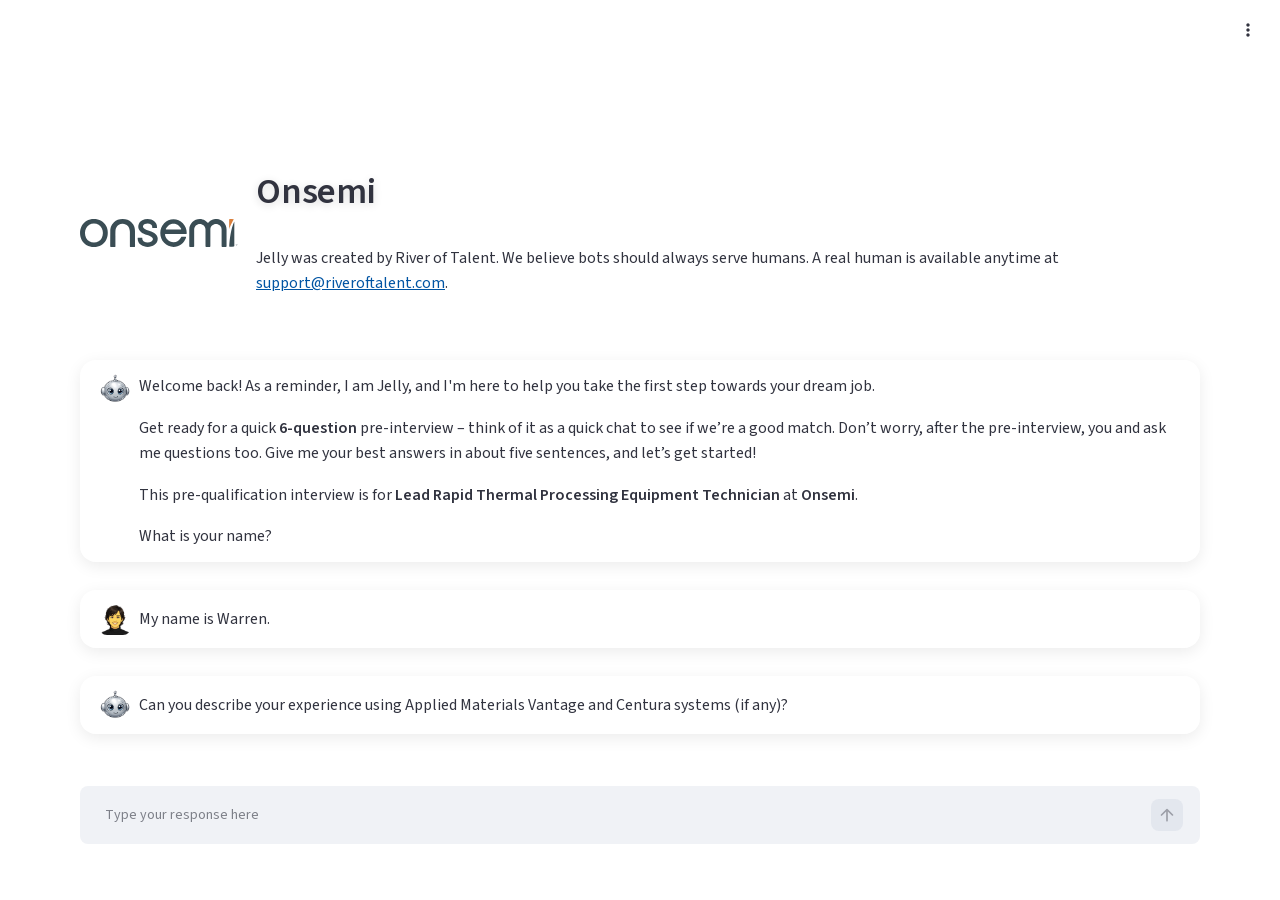
<file: output-2026-08-29/index.html>
<!DOCTYPE html>
<html lang="en"><head>
    <meta charset="UTF-8">
    <meta name="viewport" content="width=device-width, initial-scale=1, shrink-to-fit=no">
    <link rel="shortcut icon" href="assets/favicon.png">
    <link rel="preload" href="assets/SourceSansVF-Upright.ttf.BsWL4Kly.woff2" as="font" type="font/woff2" crossorigin="">

    <title>River of Talent, Your Always-On Recruiting Assistant</title>

    <!-- initialize window.prerenderReady to false and then set to true in React app when app is ready for indexing -->
    
    
    
    
    
    
    
    
    
    
    
    
    
    
    
    
    
    
    
    
    
    
    
    
    
    
    
    
    
    
    
    
    
    
    
    
    
    
    
    
    
    
    
    
    
    
    
    
    
    
    
    
    
    
    
    
    
    
    
    
    
    
    
    
    
    
    
    
    
    
    
    
    
    
    
    
    
    
    
    
    
    
    
    
    
    
    
    
    
    
    
    
    
    
    
    
    
    
    
    
    
    
    
    
    
    
    
    
    
    <style data-original-href="https://asap-ai-76553015095.us-west2.run.app/static/css/katex.CAfVENUR.css">
@font-face{font-display:block;font-family:KaTeX_AMS;font-style:normal;font-weight:400;src:url(assets/KaTeX_AMS-Regular.BQhdFMY1.woff2)format("woff2"),url(assets/KaTeX_AMS-Regular.DMm9YOAa.woff)format("woff"),url(assets/KaTeX_AMS-Regular.DRggAlZN.ttf)format("truetype")}@font-face{font-display:block;font-family:KaTeX_Caligraphic;font-style:normal;font-weight:700;src:url(assets/KaTeX_Caligraphic-Bold.Dq_IR9rO.woff2)format("woff2"),url(assets/KaTeX_Caligraphic-Bold.BEiXGLvX.woff)format("woff"),url(assets/KaTeX_Caligraphic-Bold.ATXxdsX0.ttf)format("truetype")}@font-face{font-display:block;font-family:KaTeX_Caligraphic;font-style:normal;font-weight:400;src:url(assets/KaTeX_Caligraphic-Regular.Di6jR-x-.woff2)format("woff2"),url(assets/KaTeX_Caligraphic-Regular.CTRA-rTL.woff)format("woff"),url(assets/KaTeX_Caligraphic-Regular.wX97UBjC.ttf)format("truetype")}@font-face{font-display:block;font-family:KaTeX_Fraktur;font-style:normal;font-weight:700;src:url(assets/KaTeX_Fraktur-Bold.CL6g_b3V.woff2)format("woff2"),url(assets/KaTeX_Fraktur-Bold.BsDP51OF.woff)format("woff"),url(assets/KaTeX_Fraktur-Bold.BdnERNNW.ttf)format("truetype")}@font-face{font-display:block;font-family:KaTeX_Fraktur;font-style:normal;font-weight:400;src:url(assets/KaTeX_Fraktur-Regular.CTYiF6lA.woff2)format("woff2"),url(assets/KaTeX_Fraktur-Regular.Dxdc4cR9.woff)format("woff"),url(assets/KaTeX_Fraktur-Regular.CB_wures.ttf)format("truetype")}@font-face{font-display:block;font-family:KaTeX_Main;font-style:normal;font-weight:700;src:url(assets/KaTeX_Main-Bold.Cx986IdX.woff2)format("woff2"),url(assets/KaTeX_Main-Bold.Jm3AIy58.woff)format("woff"),url(assets/KaTeX_Main-Bold.waoOVXN0.ttf)format("truetype")}@font-face{font-display:block;font-family:KaTeX_Main;font-style:italic;font-weight:700;src:url(assets/KaTeX_Main-BoldItalic.DxDJ3AOS.woff2)format("woff2"),url(assets/KaTeX_Main-BoldItalic.SpSLRI95.woff)format("woff"),url(assets/KaTeX_Main-BoldItalic.DzxPMmG6.ttf)format("truetype")}@font-face{font-display:block;font-family:KaTeX_Main;font-style:italic;font-weight:400;src:url(assets/KaTeX_Main-Italic.NWA7e6Wa.woff2)format("woff2"),url(assets/KaTeX_Main-Italic.BMLOBm91.woff)format("woff"),url(assets/KaTeX_Main-Italic.3WenGoN9.ttf)format("truetype")}@font-face{font-display:block;font-family:KaTeX_Main;font-style:normal;font-weight:400;src:url(assets/KaTeX_Main-Regular.B22Nviop.woff2)format("woff2"),url(assets/KaTeX_Main-Regular.Dr94JaBh.woff)format("woff"),url(assets/KaTeX_Main-Regular.ypZvNtVU.ttf)format("truetype")}@font-face{font-display:block;font-family:KaTeX_Math;font-style:italic;font-weight:700;src:url(assets/KaTeX_Math-BoldItalic.CZnvNsCZ.woff2)format("woff2"),url(assets/KaTeX_Math-BoldItalic.iY-2wyZ7.woff)format("woff"),url(assets/KaTeX_Math-BoldItalic.B3XSjfu4.ttf)format("truetype")}@font-face{font-display:block;font-family:KaTeX_Math;font-style:italic;font-weight:400;src:url(assets/KaTeX_Math-Italic.t53AETM-.woff2)format("woff2"),url(assets/KaTeX_Math-Italic.DA0__PXp.woff)format("woff"),url(assets/KaTeX_Math-Italic.flOr_0UB.ttf)format("truetype")}@font-face{font-display:block;font-family:KaTeX_SansSerif;font-style:normal;font-weight:700;src:url(assets/KaTeX_SansSerif-Bold.D1sUS0GD.woff2)format("woff2"),url(assets/KaTeX_SansSerif-Bold.DbIhKOiC.woff)format("woff"),url(assets/KaTeX_SansSerif-Bold.CFMepnvq.ttf)format("truetype")}@font-face{font-display:block;font-family:KaTeX_SansSerif;font-style:italic;font-weight:400;src:url(assets/KaTeX_SansSerif-Italic.C3H0VqGB.woff2)format("woff2"),url(assets/KaTeX_SansSerif-Italic.DN2j7dab.woff)format("woff"),url(assets/KaTeX_SansSerif-Italic.YYjJ1zSn.ttf)format("truetype")}@font-face{font-display:block;font-family:KaTeX_SansSerif;font-style:normal;font-weight:400;src:url(assets/KaTeX_SansSerif-Regular.DDBCnlJ7.woff2)format("woff2"),url(assets/KaTeX_SansSerif-Regular.CS6fqUqJ.woff)format("woff"),url(assets/KaTeX_SansSerif-Regular.BNo7hRIc.ttf)format("truetype")}@font-face{font-display:block;font-family:KaTeX_Script;font-style:normal;font-weight:400;src:url(assets/KaTeX_Script-Regular.D3wIWfF6.woff2)format("woff2"),url(assets/KaTeX_Script-Regular.D5yQViql.woff)format("woff"),url(assets/KaTeX_Script-Regular.C5JkGWo-.ttf)format("truetype")}@font-face{font-display:block;font-family:KaTeX_Size1;font-style:normal;font-weight:400;src:url(assets/KaTeX_Size1-Regular.mCD8mA8B.woff2)format("woff2"),url(assets/KaTeX_Size1-Regular.C195tn64.woff)format("woff"),url(assets/KaTeX_Size1-Regular.Dbsnue_I.ttf)format("truetype")}@font-face{font-display:block;font-family:KaTeX_Size2;font-style:normal;font-weight:400;src:url(assets/KaTeX_Size2-Regular.Dy4dx90m.woff2)format("woff2"),url(assets/KaTeX_Size2-Regular.oD1tc_U0.woff)format("woff"),url(assets/KaTeX_Size2-Regular.B7gKUWhC.ttf)format("truetype")}@font-face{font-display:block;font-family:KaTeX_Size3;font-style:normal;font-weight:400;src:url([data-uri])format("woff2"),url(assets/KaTeX_Size3-Regular.CTq5MqoE.woff)format("woff"),url(assets/KaTeX_Size3-Regular.DgpXs0kz.ttf)format("truetype")}@font-face{font-display:block;font-family:KaTeX_Size4;font-style:normal;font-weight:400;src:url(assets/KaTeX_Size4-Regular.Dl5lxZxV.woff2)format("woff2"),url(assets/KaTeX_Size4-Regular.BF-4gkZK.woff)format("woff"),url(assets/KaTeX_Size4-Regular.DWFBv043.ttf)format("truetype")}@font-face{font-display:block;font-family:KaTeX_Typewriter;font-style:normal;font-weight:400;src:url(assets/KaTeX_Typewriter-Regular.CO6r4hn1.woff2)format("woff2"),url(assets/KaTeX_Typewriter-Regular.C0xS9mPB.woff)format("woff"),url(assets/KaTeX_Typewriter-Regular.D3Ib7_Hf.ttf)format("truetype")}.katex{text-indent:0;text-rendering:auto;font:1.21em/1.2 KaTeX_Main,Times New Roman,serif;position:relative}.katex *{border-color:currentColor;-ms-high-contrast-adjust:none!important}.katex .katex-version:after{content:"0.17.0"}.katex .katex-mathml{clip-path:inset(50%);border:0;width:1px;height:1px;padding:0;position:absolute;overflow:hidden}.katex .katex-html>.newline{display:block}.katex .base{white-space:nowrap;width:min-content;position:relative}.katex .base,.katex .strut{display:inline-block}.katex .textbf{font-weight:700}.katex .textit{font-style:italic}.katex .textrm{font-family:KaTeX_Main}.katex .textsf{font-family:KaTeX_SansSerif}.katex .texttt{font-family:KaTeX_Typewriter}.katex .mathnormal{font-family:KaTeX_Math;font-style:italic}.katex .mathit{font-family:KaTeX_Main;font-style:italic}.katex .mathrm{font-style:normal}.katex .mathbf{font-family:KaTeX_Main;font-weight:700}.katex .boldsymbol{font-family:KaTeX_Math;font-style:italic;font-weight:700}.katex .amsrm,.katex .mathbb,.katex .textbb{font-family:KaTeX_AMS}.katex .mathcal{font-family:KaTeX_Caligraphic}.katex .mathfrak,.katex .textfrak{font-family:KaTeX_Fraktur}.katex .mathboldfrak,.katex .textboldfrak{font-family:KaTeX_Fraktur;font-weight:700}.katex .mathtt{font-family:KaTeX_Typewriter}.katex .mathscr,.katex .textscr{font-family:KaTeX_Script}.katex .mathsf,.katex .textsf{font-family:KaTeX_SansSerif}.katex .mathboldsf,.katex .textboldsf{font-family:KaTeX_SansSerif;font-weight:700}.katex .mathitsf,.katex .mathsfit,.katex .textitsf{font-family:KaTeX_SansSerif;font-style:italic}.katex .mainrm{font-family:KaTeX_Main;font-style:normal}.katex .vlist-t{border-collapse:collapse;table-layout:fixed;display:inline-table}.katex .vlist-r{display:table-row}.katex .vlist{vertical-align:bottom;display:table-cell;position:relative}.katex .vlist>span{height:0;display:block;position:relative}.katex .vlist>span>span{display:inline-block}.katex .vlist>span>.pstrut{width:0;overflow:hidden}.katex .vlist-t2{margin-right:-2px}.katex .vlist-s{vertical-align:bottom;width:2px;min-width:2px;font-size:1px;display:table-cell}.katex .vbox{flex-direction:column;align-items:baseline;display:inline-flex}.katex .hbox{width:100%}.katex .hbox,.katex .thinbox{flex-direction:row;display:inline-flex}.katex .thinbox{width:0;max-width:0}.katex .msupsub{text-align:left}.katex .mfrac>span>span{text-align:center}.katex .mfrac .frac-line{border-bottom-style:solid;width:100%;display:inline-block}.katex .hdashline,.katex .hline,.katex .mfrac .frac-line,.katex .overline .overline-line,.katex .rule,.katex .underline .underline-line{min-height:1px}.katex .mspace{display:inline-block}.katex .smash{line-height:0;display:inline}.katex .clap,.katex .llap,.katex .rlap{width:0;position:relative}.katex .clap>.inner,.katex .llap>.inner,.katex .rlap>.inner{position:absolute}.katex .clap>.fix,.katex .llap>.fix,.katex .rlap>.fix{display:inline-block}.katex .llap>.inner{right:0}.katex .clap>.inner,.katex .rlap>.inner{left:0}.katex .clap>.inner>span{margin-left:-50%;margin-right:50%}.katex .rule{border:0 solid;display:inline-block;position:relative}.katex .hline,.katex .overline .overline-line,.katex .underline .underline-line{border-bottom-style:solid;width:100%;display:inline-block}.katex .hdashline{border-bottom-style:dashed;width:100%;display:inline-block}.katex .sqrt>.root{margin-left:.277778em;margin-right:-.555556em}.katex .fontsize-ensurer.reset-size1.size1,.katex .sizing.reset-size1.size1{font-size:1em}.katex .fontsize-ensurer.reset-size1.size2,.katex .sizing.reset-size1.size2{font-size:1.2em}.katex .fontsize-ensurer.reset-size1.size3,.katex .sizing.reset-size1.size3{font-size:1.4em}.katex .fontsize-ensurer.reset-size1.size4,.katex .sizing.reset-size1.size4{font-size:1.6em}.katex .fontsize-ensurer.reset-size1.size5,.katex .sizing.reset-size1.size5{font-size:1.8em}.katex .fontsize-ensurer.reset-size1.size6,.katex .sizing.reset-size1.size6{font-size:2em}.katex .fontsize-ensurer.reset-size1.size7,.katex .sizing.reset-size1.size7{font-size:2.4em}.katex .fontsize-ensurer.reset-size1.size8,.katex .sizing.reset-size1.size8{font-size:2.88em}.katex .fontsize-ensurer.reset-size1.size9,.katex .sizing.reset-size1.size9{font-size:3.456em}.katex .fontsize-ensurer.reset-size1.size10,.katex .sizing.reset-size1.size10{font-size:4.148em}.katex .fontsize-ensurer.reset-size1.size11,.katex .sizing.reset-size1.size11{font-size:4.976em}.katex .fontsize-ensurer.reset-size2.size1,.katex .sizing.reset-size2.size1{font-size:.833333em}.katex .fontsize-ensurer.reset-size2.size2,.katex .sizing.reset-size2.size2{font-size:1em}.katex .fontsize-ensurer.reset-size2.size3,.katex .sizing.reset-size2.size3{font-size:1.16667em}.katex .fontsize-ensurer.reset-size2.size4,.katex .sizing.reset-size2.size4{font-size:1.33333em}.katex .fontsize-ensurer.reset-size2.size5,.katex .sizing.reset-size2.size5{font-size:1.5em}.katex .fontsize-ensurer.reset-size2.size6,.katex .sizing.reset-size2.size6{font-size:1.66667em}.katex .fontsize-ensurer.reset-size2.size7,.katex .sizing.reset-size2.size7{font-size:2em}.katex .fontsize-ensurer.reset-size2.size8,.katex .sizing.reset-size2.size8{font-size:2.4em}.katex .fontsize-ensurer.reset-size2.size9,.katex .sizing.reset-size2.size9{font-size:2.88em}.katex .fontsize-ensurer.reset-size2.size10,.katex .sizing.reset-size2.size10{font-size:3.45667em}.katex .fontsize-ensurer.reset-size2.size11,.katex .sizing.reset-size2.size11{font-size:4.14667em}.katex .fontsize-ensurer.reset-size3.size1,.katex .sizing.reset-size3.size1{font-size:.714286em}.katex .fontsize-ensurer.reset-size3.size2,.katex .sizing.reset-size3.size2{font-size:.857143em}.katex .fontsize-ensurer.reset-size3.size3,.katex .sizing.reset-size3.size3{font-size:1em}.katex .fontsize-ensurer.reset-size3.size4,.katex .sizing.reset-size3.size4{font-size:1.14286em}.katex .fontsize-ensurer.reset-size3.size5,.katex .sizing.reset-size3.size5{font-size:1.28571em}.katex .fontsize-ensurer.reset-size3.size6,.katex .sizing.reset-size3.size6{font-size:1.42857em}.katex .fontsize-ensurer.reset-size3.size7,.katex .sizing.reset-size3.size7{font-size:1.71429em}.katex .fontsize-ensurer.reset-size3.size8,.katex .sizing.reset-size3.size8{font-size:2.05714em}.katex .fontsize-ensurer.reset-size3.size9,.katex .sizing.reset-size3.size9{font-size:2.46857em}.katex .fontsize-ensurer.reset-size3.size10,.katex .sizing.reset-size3.size10{font-size:2.96286em}.katex .fontsize-ensurer.reset-size3.size11,.katex .sizing.reset-size3.size11{font-size:3.55429em}.katex .fontsize-ensurer.reset-size4.size1,.katex .sizing.reset-size4.size1{font-size:.625em}.katex .fontsize-ensurer.reset-size4.size2,.katex .sizing.reset-size4.size2{font-size:.75em}.katex .fontsize-ensurer.reset-size4.size3,.katex .sizing.reset-size4.size3{font-size:.875em}.katex .fontsize-ensurer.reset-size4.size4,.katex .sizing.reset-size4.size4{font-size:1em}.katex .fontsize-ensurer.reset-size4.size5,.katex .sizing.reset-size4.size5{font-size:1.125em}.katex .fontsize-ensurer.reset-size4.size6,.katex .sizing.reset-size4.size6{font-size:1.25em}.katex .fontsize-ensurer.reset-size4.size7,.katex .sizing.reset-size4.size7{font-size:1.5em}.katex .fontsize-ensurer.reset-size4.size8,.katex .sizing.reset-size4.size8{font-size:1.8em}.katex .fontsize-ensurer.reset-size4.size9,.katex .sizing.reset-size4.size9{font-size:2.16em}.katex .fontsize-ensurer.reset-size4.size10,.katex .sizing.reset-size4.size10{font-size:2.5925em}.katex .fontsize-ensurer.reset-size4.size11,.katex .sizing.reset-size4.size11{font-size:3.11em}.katex .fontsize-ensurer.reset-size5.size1,.katex .sizing.reset-size5.size1{font-size:.555556em}.katex .fontsize-ensurer.reset-size5.size2,.katex .sizing.reset-size5.size2{font-size:.666667em}.katex .fontsize-ensurer.reset-size5.size3,.katex .sizing.reset-size5.size3{font-size:.777778em}.katex .fontsize-ensurer.reset-size5.size4,.katex .sizing.reset-size5.size4{font-size:.888889em}.katex .fontsize-ensurer.reset-size5.size5,.katex .sizing.reset-size5.size5{font-size:1em}.katex .fontsize-ensurer.reset-size5.size6,.katex .sizing.reset-size5.size6{font-size:1.11111em}.katex .fontsize-ensurer.reset-size5.size7,.katex .sizing.reset-size5.size7{font-size:1.33333em}.katex .fontsize-ensurer.reset-size5.size8,.katex .sizing.reset-size5.size8{font-size:1.6em}.katex .fontsize-ensurer.reset-size5.size9,.katex .sizing.reset-size5.size9{font-size:1.92em}.katex .fontsize-ensurer.reset-size5.size10,.katex .sizing.reset-size5.size10{font-size:2.30444em}.katex .fontsize-ensurer.reset-size5.size11,.katex .sizing.reset-size5.size11{font-size:2.76444em}.katex .fontsize-ensurer.reset-size6.size1,.katex .sizing.reset-size6.size1{font-size:.5em}.katex .fontsize-ensurer.reset-size6.size2,.katex .sizing.reset-size6.size2{font-size:.6em}.katex .fontsize-ensurer.reset-size6.size3,.katex .sizing.reset-size6.size3{font-size:.7em}.katex .fontsize-ensurer.reset-size6.size4,.katex .sizing.reset-size6.size4{font-size:.8em}.katex .fontsize-ensurer.reset-size6.size5,.katex .sizing.reset-size6.size5{font-size:.9em}.katex .fontsize-ensurer.reset-size6.size6,.katex .sizing.reset-size6.size6{font-size:1em}.katex .fontsize-ensurer.reset-size6.size7,.katex .sizing.reset-size6.size7{font-size:1.2em}.katex .fontsize-ensurer.reset-size6.size8,.katex .sizing.reset-size6.size8{font-size:1.44em}.katex .fontsize-ensurer.reset-size6.size9,.katex .sizing.reset-size6.size9{font-size:1.728em}.katex .fontsize-ensurer.reset-size6.size10,.katex .sizing.reset-size6.size10{font-size:2.074em}.katex .fontsize-ensurer.reset-size6.size11,.katex .sizing.reset-size6.size11{font-size:2.488em}.katex .fontsize-ensurer.reset-size7.size1,.katex .sizing.reset-size7.size1{font-size:.416667em}.katex .fontsize-ensurer.reset-size7.size2,.katex .sizing.reset-size7.size2{font-size:.5em}.katex .fontsize-ensurer.reset-size7.size3,.katex .sizing.reset-size7.size3{font-size:.583333em}.katex .fontsize-ensurer.reset-size7.size4,.katex .sizing.reset-size7.size4{font-size:.666667em}.katex .fontsize-ensurer.reset-size7.size5,.katex .sizing.reset-size7.size5{font-size:.75em}.katex .fontsize-ensurer.reset-size7.size6,.katex .sizing.reset-size7.size6{font-size:.833333em}.katex .fontsize-ensurer.reset-size7.size7,.katex .sizing.reset-size7.size7{font-size:1em}.katex .fontsize-ensurer.reset-size7.size8,.katex .sizing.reset-size7.size8{font-size:1.2em}.katex .fontsize-ensurer.reset-size7.size9,.katex .sizing.reset-size7.size9{font-size:1.44em}.katex .fontsize-ensurer.reset-size7.size10,.katex .sizing.reset-size7.size10{font-size:1.72833em}.katex .fontsize-ensurer.reset-size7.size11,.katex .sizing.reset-size7.size11{font-size:2.07333em}.katex .fontsize-ensurer.reset-size8.size1,.katex .sizing.reset-size8.size1{font-size:.347222em}.katex .fontsize-ensurer.reset-size8.size2,.katex .sizing.reset-size8.size2{font-size:.416667em}.katex .fontsize-ensurer.reset-size8.size3,.katex .sizing.reset-size8.size3{font-size:.486111em}.katex .fontsize-ensurer.reset-size8.size4,.katex .sizing.reset-size8.size4{font-size:.555556em}.katex .fontsize-ensurer.reset-size8.size5,.katex .sizing.reset-size8.size5{font-size:.625em}.katex .fontsize-ensurer.reset-size8.size6,.katex .sizing.reset-size8.size6{font-size:.694444em}.katex .fontsize-ensurer.reset-size8.size7,.katex .sizing.reset-size8.size7{font-size:.833333em}.katex .fontsize-ensurer.reset-size8.size8,.katex .sizing.reset-size8.size8{font-size:1em}.katex .fontsize-ensurer.reset-size8.size9,.katex .sizing.reset-size8.size9{font-size:1.2em}.katex .fontsize-ensurer.reset-size8.size10,.katex .sizing.reset-size8.size10{font-size:1.44028em}.katex .fontsize-ensurer.reset-size8.size11,.katex .sizing.reset-size8.size11{font-size:1.72778em}.katex .fontsize-ensurer.reset-size9.size1,.katex .sizing.reset-size9.size1{font-size:.289352em}.katex .fontsize-ensurer.reset-size9.size2,.katex .sizing.reset-size9.size2{font-size:.347222em}.katex .fontsize-ensurer.reset-size9.size3,.katex .sizing.reset-size9.size3{font-size:.405093em}.katex .fontsize-ensurer.reset-size9.size4,.katex .sizing.reset-size9.size4{font-size:.462963em}.katex .fontsize-ensurer.reset-size9.size5,.katex .sizing.reset-size9.size5{font-size:.520833em}.katex .fontsize-ensurer.reset-size9.size6,.katex .sizing.reset-size9.size6{font-size:.578704em}.katex .fontsize-ensurer.reset-size9.size7,.katex .sizing.reset-size9.size7{font-size:.694444em}.katex .fontsize-ensurer.reset-size9.size8,.katex .sizing.reset-size9.size8{font-size:.833333em}.katex .fontsize-ensurer.reset-size9.size9,.katex .sizing.reset-size9.size9{font-size:1em}.katex .fontsize-ensurer.reset-size9.size10,.katex .sizing.reset-size9.size10{font-size:1.20023em}.katex .fontsize-ensurer.reset-size9.size11,.katex .sizing.reset-size9.size11{font-size:1.43981em}.katex .fontsize-ensurer.reset-size10.size1,.katex .sizing.reset-size10.size1{font-size:.24108em}.katex .fontsize-ensurer.reset-size10.size2,.katex .sizing.reset-size10.size2{font-size:.289296em}.katex .fontsize-ensurer.reset-size10.size3,.katex .sizing.reset-size10.size3{font-size:.337512em}.katex .fontsize-ensurer.reset-size10.size4,.katex .sizing.reset-size10.size4{font-size:.385728em}.katex .fontsize-ensurer.reset-size10.size5,.katex .sizing.reset-size10.size5{font-size:.433944em}.katex .fontsize-ensurer.reset-size10.size6,.katex .sizing.reset-size10.size6{font-size:.48216em}.katex .fontsize-ensurer.reset-size10.size7,.katex .sizing.reset-size10.size7{font-size:.578592em}.katex .fontsize-ensurer.reset-size10.size8,.katex .sizing.reset-size10.size8{font-size:.694311em}.katex .fontsize-ensurer.reset-size10.size9,.katex .sizing.reset-size10.size9{font-size:.833173em}.katex .fontsize-ensurer.reset-size10.size10,.katex .sizing.reset-size10.size10{font-size:1em}.katex .fontsize-ensurer.reset-size10.size11,.katex .sizing.reset-size10.size11{font-size:1.19961em}.katex .fontsize-ensurer.reset-size11.size1,.katex .sizing.reset-size11.size1{font-size:.200965em}.katex .fontsize-ensurer.reset-size11.size2,.katex .sizing.reset-size11.size2{font-size:.241158em}.katex .fontsize-ensurer.reset-size11.size3,.katex .sizing.reset-size11.size3{font-size:.281351em}.katex .fontsize-ensurer.reset-size11.size4,.katex .sizing.reset-size11.size4{font-size:.321543em}.katex .fontsize-ensurer.reset-size11.size5,.katex .sizing.reset-size11.size5{font-size:.361736em}.katex .fontsize-ensurer.reset-size11.size6,.katex .sizing.reset-size11.size6{font-size:.401929em}.katex .fontsize-ensurer.reset-size11.size7,.katex .sizing.reset-size11.size7{font-size:.482315em}.katex .fontsize-ensurer.reset-size11.size8,.katex .sizing.reset-size11.size8{font-size:.578778em}.katex .fontsize-ensurer.reset-size11.size9,.katex .sizing.reset-size11.size9{font-size:.694534em}.katex .fontsize-ensurer.reset-size11.size10,.katex .sizing.reset-size11.size10{font-size:.833601em}.katex .fontsize-ensurer.reset-size11.size11,.katex .sizing.reset-size11.size11{font-size:1em}.katex .delimsizing.size1{font-family:KaTeX_Size1}.katex .delimsizing.size2{font-family:KaTeX_Size2}.katex .delimsizing.size3{font-family:KaTeX_Size3}.katex .delimsizing.size4{font-family:KaTeX_Size4}.katex .delimsizing.mult .delim-size1>span{font-family:KaTeX_Size1}.katex .delimsizing.mult .delim-size4>span{font-family:KaTeX_Size4}.katex .nulldelimiter{width:.12em;display:inline-block}.katex .delimcenter,.katex .op-symbol{position:relative}.katex .op-symbol.small-op{font-family:KaTeX_Size1}.katex .op-symbol.large-op{font-family:KaTeX_Size2}.katex .accent>.vlist-t,.katex .op-limits>.vlist-t{text-align:center}.katex .accent .accent-body{position:relative}.katex .accent .accent-body:not(.accent-full){width:0}.katex .overlay{display:block}.katex .mtable .vertical-separator{min-width:1px;display:inline-block}.katex .mtable .arraycolsep{display:inline-block}.katex .mtable .col-align-c>.vlist-t{text-align:center}.katex .mtable .col-align-l>.vlist-t{text-align:left}.katex .mtable .col-align-r>.vlist-t{text-align:right}.katex .svg-align{text-align:left}.katex svg{fill:currentColor;stroke:currentColor;height:inherit;width:100%;display:block;position:absolute}.katex svg path{stroke:none}.katex svg{fill-rule:nonzero;fill-opacity:1;stroke-width:1px;stroke-linecap:butt;stroke-linejoin:miter;stroke-miterlimit:4;stroke-dasharray:none;stroke-dashoffset:0;stroke-opacity:1}.katex img{border-style:none;min-width:0;max-width:none;min-height:0;max-height:none}.katex .stretchy{width:100%;display:block;position:relative;overflow:hidden}.katex .stretchy:after,.katex .stretchy:before{content:""}.katex .hide-tail{width:100%;position:relative;overflow:hidden}.katex .halfarrow-left{width:50.2%;position:absolute;left:0;overflow:hidden}.katex .halfarrow-right{width:50.2%;position:absolute;right:0;overflow:hidden}.katex .brace-left{width:25.1%;position:absolute;left:0;overflow:hidden}.katex .brace-center{width:50%;position:absolute;left:25%;overflow:hidden}.katex .brace-right{width:25.1%;position:absolute;right:0;overflow:hidden}.katex .x-arrow-pad{padding:0 .5em}.katex .cd-arrow-pad{padding:0 .55556em 0 .27778em}.katex .mover,.katex .munder,.katex .x-arrow{text-align:center}.katex .boxpad{padding:0 .3em}.katex .fbox,.katex .fcolorbox{box-sizing:border-box;border:.04em solid}.katex .cancel-pad{padding:0 .2em}.katex .cancel-lap{margin-left:-.2em;margin-right:-.2em}.katex .sout{border-bottom-style:solid;border-bottom-width:.08em}.katex .angl{box-sizing:border-box;border-top:.049em solid;border-right:.049em solid;margin-right:.03889em}.katex .anglpad{padding:0 .03889em}.katex .eqn-num:before{content:"(" counter(katexEqnNo) ")";counter-increment:katexEqnNo}.katex .mml-eqn-num:before{content:"(" counter(mmlEqnNo) ")";counter-increment:mmlEqnNo}.katex .mtr-glue{width:50%}.katex .cd-vert-arrow{display:inline-block;position:relative}.katex .cd-label-left{text-align:left;display:inline-block;position:absolute;right:calc(50% + .3em)}.katex .cd-label-right{text-align:right;display:inline-block;position:absolute;left:calc(50% + .3em)}.katex-display{text-align:center;margin:1em 0;display:block}.katex-display>.katex{text-align:center;white-space:nowrap;display:block}.katex-display>.katex>.katex-html{display:block;position:relative}.katex-display>.katex>.katex-html>.tag{position:absolute;right:0}.katex-display.leqno>.katex>.katex-html>.tag{left:0;right:auto}.katex-display.fleqn>.katex{text-align:left;padding-left:2em}body{counter-reset:katexEqnNo mmlEqnNo}

</style>
    <style data-original-href="https://asap-ai-76553015095.us-west2.run.app/static/css/index.BV-e9Edq.css">
@font-face{font-family:Source Code Pro;font-weight:100 900;font-style:normal;src:url(assets/SourceCodeVF-Upright.ttf.BjWn63N-.woff2)format("woff2")}@font-face{font-family:Source Code Pro;font-weight:100 900;font-style:italic;src:url(assets/SourceCodeVF-Italic.ttf.Ba1oaZG1.woff2)format("woff2")}@font-face{font-family:Source Sans;font-weight:100 900;font-style:normal;src:url(assets/SourceSansVF-Upright.ttf.BsWL4Kly.woff2)format("woff2")}@font-face{font-family:Source Sans;font-weight:100 900;font-style:italic;src:url(assets/SourceSansVF-Italic.ttf.Bt9VkdQ3.woff2)format("woff2")}@font-face{font-family:Source Serif;font-weight:100 900;font-style:normal;src:url(assets/SourceSerifVariable-Roman.ttf.mdpVL9bi.woff2)format("woff2")}@font-face{font-family:Source Serif;font-weight:100 900;font-style:italic;src:url(assets/SourceSerifVariable-Italic.ttf.CVdzAtxO.woff2)format("woff2")}@font-face{font-family:Material Symbols Rounded;font-style:normal;font-weight:400;font-display:block;src:url(assets/MaterialSymbols-Rounded.BqjyabP-.woff2)format("woff2")}

</style>
  <style media=""></style><style data-emotion="st-emotion-cache-global" data-s="">html { font-size: 16px; }
@media print {
  html { height: 100%; -webkit-print-color-adjust: exact; }
}
*, ::before, ::after { box-sizing: border-box; }
[data-st-baseweb-layer-host="true"] > * { pointer-events: auto; }
body { margin: 0px; font-family: "Source Sans", sans-serif; font-weight: 400; line-height: 1.6; color: rgb(49, 51, 63); background-color: rgb(255, 255, 255); text-size-adjust: 100%; -webkit-tap-highlight-color: rgba(0, 0, 0, 0); -webkit-font-smoothing: auto; }
body.embedded { overflow: hidden; }
body.embedded:hover { overflow: auto; }
[tabindex="-1"]:focus:not(:focus-visible) { outline: 0px !important; }
p, ol, ul, dl { margin: 0px 0px 1rem; padding: 0px; font-size: 1rem; font-weight: 400; }
ol ol, ul ul, ol ul, ul ol { margin-bottom: 0px; }
a:not([href]):not([class]), a:not([href]):not([class]):hover { color: inherit; text-decoration: none; }
img, svg { vertical-align: middle; }
input, button, select, optgroup, textarea { margin: 0px; font-family: inherit; line-height: inherit; font-size: inherit; }
button, input { overflow: visible; }
button:not(:disabled), [role="button"]:not(:disabled) { cursor: pointer; }
button, [type="button"], [type="reset"], [type="submit"] { appearance: button; }
[hidden] { display: none !important; }
@supports (scrollbar-color:transparent transparent) {
  * { scrollbar-width: thin; scrollbar-color: transparent transparent; }
  :hover { scrollbar-color: rgba(49, 51, 63, 0.4) transparent; }
}
@supports not (scrollbar-color:transparent transparent) {
  ::-webkit-scrollbar { background: transparent; border-radius: 9999px; height: 6px; width: 6px; }
  ::-webkit-scrollbar:active { background: rgba(49, 51, 63, 0.2); }
  :hover::-webkit-scrollbar-thumb:vertical, :hover::-webkit-scrollbar-thumb:horizontal { background: rgba(49, 51, 63, 0.4); border-radius: 9999px; }
}
</style><style data-emotion="st-emotion-cache" data-s="">.st-emotion-cache-1r4qj8v { position: absolute; background: rgb(255, 255, 255); color: rgb(49, 51, 63); inset: 0px; color-scheme: light; overflow: hidden; }
@media print {
  .st-emotion-cache-1r4qj8v { float: none; height: 100%; position: static; overflow: visible; }
}
.st-emotion-cache-1yiq2ps { display: flex; flex-direction: row; -webkit-box-pack: start; place-content: flex-start; -webkit-box-align: stretch; align-items: stretch; position: absolute; inset: 0px; overflow: hidden; }
@media print {
  .st-emotion-cache-1yiq2ps { overflow: visible; }
}
.st-emotion-cache-6px8kg { width: 100%; min-width: 0px; height: 100dvh; }
@media (min-width: 768px) {
  .st-emotion-cache-6px8kg { position: relative; }
}
.st-emotion-cache-cjjizq { position: absolute; top: 0px; left: 0px; right: 0px; display: flex; -webkit-box-align: center; align-items: center; height: 3.75rem; min-height: 3.75rem; width: 100%; background: transparent; outline: none; z-index: 999990; pointer-events: none; font-size: 0.875rem; }
@media print {
  .st-emotion-cache-cjjizq { position: absolute; background: transparent; }
  .st-emotion-cache-cjjizq * { display: none !important; }
  .st-emotion-cache-cjjizq .e1yxiy6j0, .st-emotion-cache-cjjizq .e1yxiy6j0 *, .st-emotion-cache-cjjizq :has(.e1yxiy6j0) { display: flex !important; }
  .st-emotion-cache-cjjizq .e1yxiy6j0 img { display: block !important; }
}
.st-emotion-cache-4rsbii { display: flex; flex-direction: column; width: 100%; overflow: auto; -webkit-box-align: center; align-items: center; height: 100dvh; }
.st-emotion-cache-4rsbii:focus { outline: none; }
@media not print {
  @media (max-width: 768px) {
  .st-emotion-cache-4rsbii { position: absolute; inset: 0px; height: 100dvh; }
}
}
@media print {
  .st-emotion-cache-4rsbii { overflow: visible; }
}
.st-emotion-cache-1w723zb { width: 100%; padding: 6rem 1rem 10rem; max-width: 736px; }
@media print {
  .st-emotion-cache-1w723zb { padding-top: 2.25rem; }
}
.st-emotion-cache-tn0cau { display: flex; gap: 1rem; width: 100%; max-width: 100%; height: auto; min-width: 1rem; flex-flow: column; flex: 1 1 0%; -webkit-box-align: stretch; align-items: stretch; -webkit-box-pack: start; justify-content: start; }
.st-emotion-cache-1vo6xi6 { width: 100%; height: auto; max-width: 100%; min-width: 1rem; position: relative; overflow: visible; }
@media print {
  .st-emotion-cache-1vo6xi6 { overflow: visible; }
}
.st-emotion-cache-1vo6xi6:has(> .stCacheSpinner) { height: 0px; overflow: visible; visibility: visible; margin-bottom: -1rem; z-index: 101; }
.st-emotion-cache-1vo6xi6:has(> .stPageLink) { margin-top: -0.375rem; margin-bottom: -0.375rem; }
.st-emotion-cache-1dumvfu { position: relative; bottom: 0px; }
.st-emotion-cache-1a90udj { position: fixed; top: 3.75rem; right: 0px; display: flex; flex-direction: column; z-index: 1000062; outline: none; margin-left: 1rem; margin-right: 1rem; }
.st-emotion-cache-1a90udj[data-focus-visible] { box-shadow: rgba(255, 75, 75, 0.5) 0px 0px 0px 0.2rem; }
.st-emotion-cache-1a90udj > ol { display: flex; flex-direction: column-reverse; list-style: none; margin: 0px; padding: 0px; }
.st-emotion-cache-1q6lfs0 { position: fixed; top: 0px; left: 0px; z-index: 1000110; line-height: 100%; }
.st-emotion-cache-1up3yna { position: absolute; top: 0px; left: 0px; right: 0px; display: flex; -webkit-box-align: center; align-items: center; height: 3.75rem; min-height: 3.75rem; width: 100%; background: rgb(255, 255, 255); outline: none; z-index: 999990; pointer-events: auto; font-size: 0.875rem; }
@media print {
  .st-emotion-cache-1up3yna { position: absolute; background: transparent; }
  .st-emotion-cache-1up3yna * { display: none !important; }
  .st-emotion-cache-1up3yna .e1yxiy6j0, .st-emotion-cache-1up3yna .e1yxiy6j0 *, .st-emotion-cache-1up3yna :has(.e1yxiy6j0) { display: flex !important; }
  .st-emotion-cache-1up3yna .e1yxiy6j0 img { display: block !important; }
}
.st-emotion-cache-14vh5up { display: flex; -webkit-box-align: center; align-items: center; height: 100%; width: 100%; padding: 0px; pointer-events: auto; position: relative; z-index: 999990; }
.st-emotion-cache-1j22a0y { flex-shrink: 0; display: flex; -webkit-box-align: center; align-items: center; -webkit-box-pack: justify; justify-content: space-between; width: 100%; margin: 0px; border: 0px; }
.st-emotion-cache-jma0kd { display: flex; -webkit-box-align: center; align-items: center; flex-shrink: 0; }
.st-emotion-cache-scp8yw { flex-shrink: 0; display: flex; -webkit-box-align: center; align-items: center; -webkit-box-pack: end; justify-content: flex-end; margin-left: auto; height: 100%; min-width: 12.5rem; margin-right: 1rem; }
.st-emotion-cache-19or5k2.StatusWidget-appear { opacity: 0; }
.st-emotion-cache-19or5k2.StatusWidget-appear-active { opacity: 1; transition: opacity 200ms ease-out; }
.st-emotion-cache-19or5k2.StatusWidget-enter { opacity: 0; }
.st-emotion-cache-19or5k2.StatusWidget-enter-active { opacity: 1; transition: opacity 200ms ease-out; }
.st-emotion-cache-19or5k2.StatusWidget-exit { opacity: 1; }
.st-emotion-cache-19or5k2.StatusWidget-exit-active { opacity: 0; transition: opacity 200ms ease-out; }
.st-emotion-cache-1p1m4ay { display: flex; -webkit-box-align: center; align-items: center; flex-direction: row; }
.st-emotion-cache-czk5ss { line-height: initial; }
.st-emotion-cache-1aplgmp { display: inline-flex; -webkit-box-align: center; align-items: center; -webkit-box-pack: center; justify-content: center; font-weight: 400; border-radius: 0.5rem; margin: 0px 0.125rem; text-transform: none; font-family: inherit; color: inherit; width: auto; cursor: pointer; user-select: none; background-color: transparent; border: none; font-size: 0.875rem; line-height: 1; min-width: 1.75rem; min-height: 1.75rem; padding: 0px; }
.st-emotion-cache-1aplgmp:focus { outline: none; }
.st-emotion-cache-1aplgmp:focus-visible { box-shadow: rgba(255, 75, 75, 0.5) 0px 0px 0px 0.2rem; }
.st-emotion-cache-1aplgmp:focus { outline: none; }
.st-emotion-cache-1aplgmp:focus-visible { box-shadow: rgba(38, 39, 48, 0.2) 0px 0px 0px 0.2rem; }
.st-emotion-cache-1aplgmp:hover { background-color: rgba(151, 166, 195, 0.15); }
.st-emotion-cache-1aplgmp:active { background-color: rgba(151, 166, 195, 0.25); }
.st-emotion-cache-1aplgmp:disabled, .st-emotion-cache-1aplgmp:disabled:hover, .st-emotion-cache-1aplgmp:disabled:active { background-color: rgb(230, 234, 241); border-color: transparent; color: rgb(163, 168, 184); }
.st-emotion-cache-14fwd6o { color: inherit; fill: currentcolor; display: inline-flex; -webkit-box-align: center; align-items: center; -webkit-box-pack: center; justify-content: center; font-size: 1.25rem; width: 1.25rem; height: 1.25rem; flex-shrink: 0; }
.st-emotion-cache-nsoqg8 { vertical-align: middle; overflow: hidden; color: inherit; fill: currentcolor; display: inline-flex; -webkit-box-align: center; align-items: center; -webkit-box-pack: center; justify-content: center; font-size: 1.25rem; width: 1.25rem; height: 1.25rem; flex-shrink: 0; }
.st-emotion-cache-17zz7k3 { height: 2.5rem; width: 100%; background: rgba(151, 166, 195, 0.15); border-radius: 0.5rem; animation-duration: 750ms; animation-name: animation-1wgitoe; animation-timing-function: ease-in; animation-direction: normal; animation-iteration-count: infinite; }
@media (prefers-reduced-motion: reduce) {
  .st-emotion-cache-17zz7k3 { animation-name: none; }
}
@-webkit-keyframes animation-1wgitoe { 
  0%, 100% { opacity: 0.5; }
  50% { opacity: 1; }
}
@keyframes animation-1wgitoe { 
  0%, 100% { opacity: 0.5; }
  50% { opacity: 1; }
}
.st-emotion-cache-8atqhb { width: 100%; }
.st-emotion-cache-1t553sb { color-scheme: normal; border: none; padding: 0px; margin: 0px; display: none; }
.st-emotion-cache-1tvzk6f { color-scheme: normal; border: none; padding: 0px; margin: 0px; display: initial; }
.st-emotion-cache-gmdcco { width: 100%; height: auto; max-width: 100%; min-width: 1rem; position: relative; overflow: visible; opacity: 0.33; transition: opacity 1s ease-in 0.5s; }
@media print {
  .st-emotion-cache-gmdcco { overflow: visible; }
}
.st-emotion-cache-gmdcco:has(> .stCacheSpinner) { height: 0px; overflow: visible; visibility: visible; margin-bottom: -1rem; z-index: 101; }
.st-emotion-cache-gmdcco:has(> .stPageLink) { margin-top: -0.375rem; margin-bottom: -0.375rem; }
.st-emotion-cache-zy6yx3 { width: 100%; padding: 6rem 1rem 10rem; max-width: initial; min-width: auto; }
@media (min-width: calc(736px + 8rem)) {
  .st-emotion-cache-zy6yx3 { padding-left: 5rem; padding-right: 5rem; }
}
@media print {
  .st-emotion-cache-zy6yx3 { padding-top: 2.25rem; }
}
.st-emotion-cache-liupih { width: 100%; padding: 6rem 1rem 1rem; max-width: initial; min-width: auto; }
@media (min-width: calc(736px + 8rem)) {
  .st-emotion-cache-liupih { padding-left: 5rem; padding-right: 5rem; }
}
@media print {
  .st-emotion-cache-liupih { padding-top: 2.25rem; }
}
.st-emotion-cache-3pwa5w { width: 100%; height: auto; text-align: left; max-width: 100%; min-width: 1rem; position: relative; overflow: visible; }
@media print {
  .st-emotion-cache-3pwa5w { overflow: visible; }
}
.st-emotion-cache-3pwa5w:has(> .stCacheSpinner) { height: 0px; overflow: visible; visibility: visible; margin-bottom: -1rem; z-index: 101; }
.st-emotion-cache-3pwa5w:has(> .stPageLink) { margin-top: -0.375rem; margin-bottom: -0.375rem; }
.st-emotion-cache-6c7yup { display: flex; flex-direction: row; -webkit-box-align: center; align-items: center; visibility: visible; width: 100%; }
.st-emotion-cache-yn44r9 { font-family: "Source Sans", sans-serif; font-size: 1rem; margin-bottom: -1rem; color: inherit; max-width: 100%; width: 100%; overflow-wrap: break-word; }
.st-emotion-cache-yn44r9 a { color: rgb(0, 84, 163); text-decoration: underline; }
.st-emotion-cache-yn44r9 a:focus { outline: none; box-shadow: rgba(255, 75, 75, 0.5) 0px 0px 0px 0.2rem; border-radius: 0.5rem; }
.st-emotion-cache-yn44r9 a:focus:not(:focus-visible) { box-shadow: none; }
.st-emotion-cache-yn44r9 a:focus-visible { box-shadow: rgba(255, 75, 75, 0.5) 0px 0px 0px 0.2rem; border-radius: 0.5rem; }
.st-emotion-cache-yn44r9 h1, .st-emotion-cache-yn44r9 h2, .st-emotion-cache-yn44r9 h3, .st-emotion-cache-yn44r9 h4, .st-emotion-cache-yn44r9 h5, .st-emotion-cache-yn44r9 h6 { font-family: "Source Sans", sans-serif; line-height: 1.2; margin: 0px; color: inherit; }
.st-emotion-cache-yn44r9 h1 { font-size: 2.75rem; font-weight: 700; padding: 1.25rem 0px 1rem; }
.st-emotion-cache-yn44r9 h1 b, .st-emotion-cache-yn44r9 h1 strong { font-weight: 700; }
.st-emotion-cache-yn44r9 h2, .st-emotion-cache-yn44r9 h3 { letter-spacing: -0.005em; }
.st-emotion-cache-yn44r9 h2 { font-size: 2.25rem; font-weight: 600; padding: 1rem 0px; }
.st-emotion-cache-yn44r9 h3 { font-size: 1.75rem; font-weight: 600; padding: 0.75rem 0px 1rem; }
.st-emotion-cache-yn44r9 h4 { font-size: 1.5rem; font-weight: 600; padding: 0.5rem 0px 1rem; }
.st-emotion-cache-yn44r9 h5 { font-size: 1.25rem; font-weight: 600; padding: 0.375rem 0px 1rem; }
.st-emotion-cache-yn44r9 h6 { font-size: 1rem; font-weight: 600; padding: 0.25rem 0px 1rem; }
.st-emotion-cache-yn44r9:has(.katex-display) { overflow-x: hidden; }
.st-emotion-cache-yn44r9 p { word-break: break-word; margin-top: 0px; margin-left: 0px; margin-right: 0px; }
.st-emotion-cache-yn44r9 img { max-width: 100%; vertical-align: middle; object-fit: scale-down; }
.st-emotion-cache-yn44r9 li { margin: 0.2em 0px 0.2em 1.15em; padding: 0px 0px 0px 0.3em; }
.st-emotion-cache-yn44r9 li.task-list-item { list-style-type: none; padding: 0px; margin-left: 0px; }
.st-emotion-cache-yn44r9 li.task-list-item input[type="checkbox"] { vertical-align: middle; margin: 0px 0.35em 0.1em 0px; }
.st-emotion-cache-yn44r9 blockquote { margin: 1em 0px; padding: 0px 0px 0px 0.75em; border-left: 0.15em solid rgba(49, 51, 63, 0.2); opacity: 0.6; }
.st-emotion-cache-yn44r9 b, .st-emotion-cache-yn44r9 strong { font-weight: 600; }
.st-emotion-cache-yn44r9 b code, .st-emotion-cache-yn44r9 strong code { font-weight: 600; }
.st-emotion-cache-yn44r9 hr { margin: 2em 0px; padding: 0px; color: inherit; background-color: transparent; border-top: none; border-right: none; border-left: none; border-image: initial; border-bottom: 1px solid rgba(49, 51, 63, 0.2); }
.st-emotion-cache-yn44r9 hr:not([size]) { height: 1px; }
.st-emotion-cache-yn44r9 table { display: table; border-collapse: collapse; margin-bottom: 1rem; }
.st-emotion-cache-yn44r9 tr { border-top: 1px solid rgba(49, 51, 63, 0.1); }
.st-emotion-cache-yn44r9 th { text-align: inherit; }
.st-emotion-cache-yn44r9 th, .st-emotion-cache-yn44r9 td { padding: 0.375rem 0.75rem; border: 1px solid rgba(49, 51, 63, 0.1); }
.st-emotion-cache-yn44r9 span.stMarkdownColoredBackground { border-radius: 0.25rem; padding: 0.125rem 0.25rem; margin: 0px; -webkit-box-decoration-break: clone; box-decoration-break: clone; }
.st-emotion-cache-yn44r9 span.stMarkdownBadge { border-radius: 0.25rem; padding: 0px 0.25rem; margin: 0px 1px; white-space: nowrap; overflow: hidden; text-overflow: ellipsis; max-width: 100%; display: inline-block; vertical-align: middle; }
.st-emotion-cache-yn44r9 span.stMarkdownShimmer { color: rgba(49, 51, 63, 0.6); mask-image: linear-gradient(90deg, rgba(0, 0, 0, 0.4) 0%, rgba(0, 0, 0, 0.4) 40%, rgb(0, 0, 0) 50%, rgba(0, 0, 0, 0.4) 60%, rgba(0, 0, 0, 0.4) 100%); mask-size: 200% 100%; animation: 8s linear 0s infinite normal none running animation-hs5hys; }
@media (prefers-reduced-motion: reduce) {
  .st-emotion-cache-yn44r9 span.stMarkdownShimmer { animation: auto ease 0s 1 normal none running none; mask-image: none; }
}
.st-emotion-cache-yn44r9 p, .st-emotion-cache-yn44r9 ol, .st-emotion-cache-yn44r9 ul, .st-emotion-cache-yn44r9 dl, .st-emotion-cache-yn44r9 li { font-size: inherit; }
.st-emotion-cache-yn44r9 > ul, .st-emotion-cache-yn44r9 > ol { display: block; width: fit-content; text-align: left; }
.st-emotion-cache-yn44r9 li > ul, .st-emotion-cache-yn44r9 li > ol { display: block; }
.st-emotion-cache-yn44r9 .katex-display { overflow: auto hidden; }
.st-emotion-cache-yn44r9 .katex { font-weight: 400; }
@-webkit-keyframes animation-hs5hys { 
  0% { mask-position: 600% center; }
  100% { mask-position: -600% center; }
}
@keyframes animation-hs5hys { 
  0% { mask-position: 600% center; }
  100% { mask-position: -600% center; }
}
.st-emotion-cache-18kf3ut { display: flex; flex-direction: column; width: 100%; max-width: 100%; min-width: 1rem; height: auto; }
.st-emotion-cache-1permvm { display: flex; gap: 1rem; width: 100%; max-width: 100%; height: auto; min-width: 1rem; flex-flow: wrap; flex: 1 1 0%; -webkit-box-align: stretch; align-items: stretch; -webkit-box-pack: start; justify-content: start; overflow: visible; }
.st-emotion-cache-ryhe7v { width: calc(15% - 1rem); flex: 1 1 calc(15% - 1rem); margin-top: auto; margin-bottom: auto; }
@media (max-width: 640px) {
  .st-emotion-cache-ryhe7v { min-width: calc(100% - 1.5rem); }
}
.st-emotion-cache-wfksaw { display: flex; gap: 1rem; width: 100%; max-width: 100%; height: 100%; min-width: 1rem; flex-flow: column; flex: 1 1 0%; -webkit-box-align: stretch; align-items: stretch; -webkit-box-pack: start; justify-content: start; }
.st-emotion-cache-13gev4o { width: auto; height: auto; max-width: 100%; min-width: 1rem; position: relative; overflow: visible; }
@media print {
  .st-emotion-cache-13gev4o { overflow: visible; }
}
.st-emotion-cache-13gev4o:has(> .stCacheSpinner) { height: 0px; overflow: visible; visibility: visible; margin-bottom: -1rem; z-index: 101; }
.st-emotion-cache-13gev4o:has(> .stPageLink) { margin-top: -0.375rem; margin-bottom: -0.375rem; }
.st-emotion-cache-12tzqm9 { width: calc(85% - 1rem); flex: 1 1 calc(85% - 1rem); margin-top: auto; margin-bottom: auto; }
@media (max-width: 640px) {
  .st-emotion-cache-12tzqm9 { min-width: calc(100% - 1.5rem); }
}
.st-emotion-cache-s2q6i9 { word-break: break-word; text-wrap: pretty; }
.st-emotion-cache-s2q6i9 h1, .st-emotion-cache-s2q6i9 h2, .st-emotion-cache-s2q6i9 h3, .st-emotion-cache-s2q6i9 h4, .st-emotion-cache-s2q6i9 h5, .st-emotion-cache-s2q6i9 h6, .st-emotion-cache-s2q6i9 span { scroll-margin-top: 3.75rem; }
.st-emotion-cache-s2q6i9 a { color: rgb(0, 84, 163); text-decoration: underline; }
.st-emotion-cache-s2q6i9 a:focus { outline: none; box-shadow: rgba(255, 75, 75, 0.5) 0px 0px 0px 0.2rem; border-radius: 0.5rem; }
.st-emotion-cache-s2q6i9 a:focus:not(:focus-visible) { box-shadow: none; }
.st-emotion-cache-s2q6i9 a:focus-visible { box-shadow: rgba(255, 75, 75, 0.5) 0px 0px 0px 0.2rem; border-radius: 0.5rem; }
.st-emotion-cache-s2q6i9:hover .etxdrby1, .st-emotion-cache-s2q6i9:focus-within .etxdrby1 { opacity: 1; pointer-events: auto; }
.st-emotion-cache-gi0tri { margin-left: 0.5rem; display: inline-flex; gap: 0.5rem; vertical-align: middle; }
.st-emotion-cache-gi0tri > * { margin-left: 0px !important; }
.st-emotion-cache-qcqlej { width: 100%; -webkit-box-flex: 1; flex-grow: 1; }
.st-emotion-cache-1p2n2i4 { position: sticky; left: 0px; bottom: 0px; width: 100%; z-index: 99; }
@media print {
  .st-emotion-cache-1p2n2i4 { position: static; }
}
.st-emotion-cache-128upt6 { position: relative; bottom: 0px; width: 100%; min-width: 100%; background-color: rgb(255, 255, 255); display: flex; flex-direction: column; -webkit-box-align: center; align-items: center; }
.st-emotion-cache-1y34ygi { width: 100%; padding: 1rem 1rem 3.5rem; max-width: initial; min-width: auto; }
@media (min-width: calc(736px + 8rem)) {
  .st-emotion-cache-1y34ygi { padding-left: 5rem; padding-right: 5rem; }
}
@media print {
  .st-emotion-cache-1y34ygi { padding-top: 0px; }
}
.st-emotion-cache-1hyfx7x { display: none; }
.st-emotion-cache-kwyva7 { line-height: 0; display: inline-flex; -webkit-box-align: center; align-items: center; -webkit-box-pack: center; justify-content: center; opacity: 0; pointer-events: none; transition: opacity 150ms ease-in-out; }
.st-emotion-cache-kwyva7 svg { stroke: rgba(49, 51, 63, 0.6); stroke-width: 2.25; }
.st-emotion-cache-kwyva7:hover svg { stroke: rgb(49, 51, 63); }
.st-emotion-cache-kwyva7:focus-visible { opacity: 1; pointer-events: auto; }
.st-emotion-cache-718ru0 { width: 100%; }
.st-emotion-cache-718ru0 ul, .st-emotion-cache-718ru0 ol, .st-emotion-cache-718ru0 dl { padding-left: 2rem; }
.st-emotion-cache-uwwqev { width: 100%; height: 100%; }
.st-emotion-cache-p75nl5 { position: relative; height: fit-content; max-width: 100%; width: fit-content; display: flex; -webkit-box-pack: center; justify-content: center; }
.st-emotion-cache-140j12g { padding: 0.5rem 0px 0.5rem 0.5rem; position: absolute; top: -1rem; right: 0px; transition: none; opacity: 0; }
.st-emotion-cache-140j12g:active, .st-emotion-cache-140j12g:focus-visible, .st-emotion-cache-140j12g:hover { transition: opacity 150ms 100ms, top 100ms 100ms; opacity: 1; top: -2.65rem; }
.e1plw2qp2:hover .st-emotion-cache-140j12g, .e1plw2qp2:active .st-emotion-cache-140j12g, .e1plw2qp2:focus-visible .st-emotion-cache-140j12g { transition: opacity 150ms 100ms, top 100ms 100ms; opacity: 1; top: -2.65rem; }
.st-emotion-cache-12rj9lz { color: rgba(49, 51, 63, 0.6); display: flex; flex-direction: row; -webkit-box-align: center; align-items: center; -webkit-box-pack: end; justify-content: flex-end; box-shadow: rgba(0, 0, 0, 0.08) 1px 2px 8px; border-radius: 0.5rem; background-color: rgb(255, 255, 255); width: fit-content; z-index: 101; padding: 0.25rem; }
.st-emotion-cache-18ac3gt { -webkit-box-pack: center; justify-content: center; font-weight: 400; border-radius: 0.5rem; margin: 0px; text-transform: none; font-family: inherit; color: inherit; cursor: pointer; user-select: none; background-color: transparent; border: none; padding: 0.25rem; font-size: 0.75rem; display: flex; gap: 0.375rem; -webkit-box-align: center; align-items: center; min-height: unset; line-height: 0.9rem; width: auto; }
.st-emotion-cache-18ac3gt:focus { outline: none; }
.st-emotion-cache-18ac3gt:focus-visible { box-shadow: rgba(255, 75, 75, 0.5) 0px 0px 0px 0.2rem; }
.st-emotion-cache-18ac3gt:focus { outline: none; border: none; box-shadow: none; }
.st-emotion-cache-18ac3gt:focus-visible { outline: none; border: none; box-shadow: none; background-color: rgba(151, 166, 195, 0.25); }
.st-emotion-cache-18ac3gt:hover { background-color: rgba(151, 166, 195, 0.15); }
.st-emotion-cache-18ac3gt:active { background-color: rgba(151, 166, 195, 0.25); }
.st-emotion-cache-18ac3gt:disabled, .st-emotion-cache-18ac3gt:disabled:hover, .st-emotion-cache-18ac3gt:disabled:active { background-color: rgb(230, 234, 241); border-color: transparent; color: rgb(163, 168, 184); }
.st-emotion-cache-ga3xxc { color: inherit; fill: currentcolor; display: inline-flex; -webkit-box-align: center; align-items: center; -webkit-box-pack: center; justify-content: center; font-size: 0.9rem; width: 0.9rem; height: 0.9rem; flex-shrink: 0; }
.st-emotion-cache-gt2nlt { vertical-align: middle; overflow: hidden; color: inherit; fill: currentcolor; display: inline-flex; -webkit-box-align: center; align-items: center; -webkit-box-pack: center; justify-content: center; font-size: 0.9rem; width: 0.9rem; height: 0.9rem; flex-shrink: 0; }
.st-emotion-cache-rehauw { width: max-content; pointer-events: none; position: fixed !important; left: 0px !important; top: 0px !important; z-index: 1000060 !important; }
.st-emotion-cache-1dvmtd8 { display: flex; flex-flow: wrap; row-gap: 1rem; max-width: 100%; width: fit-content; }
.st-emotion-cache-7czcpc { display: flex; flex-direction: column; -webkit-box-align: stretch; align-items: stretch; width: auto; -webkit-box-flex: 0; flex-grow: 0; }
.st-emotion-cache-7czcpc > img { border-radius: 0.5rem; }
.st-emotion-cache-1ab1jlb { position: relative; display: flex; flex-direction: column; }
.st-emotion-cache-6mn6c9 { background-color: rgb(240, 242, 246); border: 1px solid transparent; position: relative; display: flex; flex-direction: column; -webkit-box-align: stretch; align-items: stretch; flex: 1 1 0%; padding: 0.75rem 1rem; gap: 0.5rem; border-radius: 0.5rem; box-sizing: border-box; }
.st-emotion-cache-6mn6c9:focus-within { border-color: rgb(255, 75, 75); }
.st-emotion-cache-1wp6n47 { display: flex; flex-flow: row; -webkit-box-align: center; align-items: center; -webkit-box-pack: justify; justify-content: space-between; width: 100%; gap: 0.5rem; }
.st-emotion-cache-dx87ye { flex: 1 1 0%; width: auto; order: 0; display: flex; -webkit-box-align: center; align-items: center; min-width: 0px; }
.st-emotion-cache-1wdyqdl { font-weight: 400; line-height: 1.4; height: auto; min-height: 1.5rem; overflow-y: auto; padding: 0.25rem 0px; width: 100%; border: none; outline: none; background-color: transparent; font-family: inherit; font-size: 0.875rem; color: inherit; box-sizing: border-box; resize: none; display: block; }
.st-emotion-cache-1wdyqdl::-webkit-input-placeholder { color: rgba(49, 51, 63, 0.6); }
.st-emotion-cache-1wdyqdl::placeholder { color: rgba(49, 51, 63, 0.6); }
.st-emotion-cache-1wdyqdl:disabled { color: rgba(49, 51, 63, 0.4); -webkit-text-fill-color: rgba(49, 51, 63, 0.4); cursor: not-allowed; }
.st-emotion-cache-137ctyu { display: flex; flex-direction: row; flex-shrink: 0; gap: 0.5rem; -webkit-box-align: center; align-items: center; order: -1; }
.st-emotion-cache-1p0pcv1 { display: none; flex: 1 1 0%; -webkit-box-align: center; align-items: center; min-width: 0px; }
.st-emotion-cache-1g8seck { position: relative; width: 100%; height: 2rem; border-radius: 0.5rem; overflow: hidden; }
.st-emotion-cache-1g8seck > div { position: absolute; inset: 0px; }
.st-emotion-cache-k1jj38 { display: flex; flex-direction: row; gap: 0.5rem; -webkit-box-align: center; align-items: center; }
.st-emotion-cache-wn2gva { border: none; background-color: rgba(151, 166, 195, 0.15); border-radius: 0.5rem; display: inline-flex; -webkit-box-align: center; align-items: center; -webkit-box-pack: center; justify-content: center; line-height: 1; margin: 0px; padding: 0.375rem; width: 2rem; height: 2rem; color: rgba(49, 51, 63, 0.4); cursor: not-allowed; transition: background-color 200ms; }
.st-emotion-cache-wn2gva:focus { outline: none; }
.st-emotion-cache-wn2gva:focus { outline: none; }
.st-emotion-cache-wn2gva:focus-visible { box-shadow: rgba(255, 75, 75, 0.5) 0px 0px 0px 0.2rem; }
.st-emotion-cache-wn2gva:hover { background-color: rgba(151, 166, 195, 0.15); }
.st-emotion-cache-h9svw0 { font-weight: 400; line-height: 1.4; height: auto; max-height: 182px; min-height: 1.5rem; overflow-y: auto; padding: 0.25rem 0px; width: 100%; border: none; outline: none; background-color: transparent; font-family: inherit; font-size: 0.875rem; color: inherit; box-sizing: border-box; resize: none; display: block; }
.st-emotion-cache-h9svw0::-webkit-input-placeholder { color: rgba(49, 51, 63, 0.6); }
.st-emotion-cache-h9svw0::placeholder { color: rgba(49, 51, 63, 0.6); }
.st-emotion-cache-h9svw0:disabled { color: rgba(49, 51, 63, 0.4); -webkit-text-fill-color: rgba(49, 51, 63, 0.4); cursor: not-allowed; }
.st-emotion-cache-4z1n4l { display: flex; -webkit-box-align: center; align-items: center; -webkit-box-pack: center; justify-content: center; border-radius: 0.25rem; margin: 0px 0.5rem 0px 0px; padding-left: 0.5rem; height: 1.6rem; }
.st-emotion-cache-1p9jrve { width: 1.6rem; height: 1.6rem; margin-right: -0.5rem; display: flex; -webkit-box-align: center; align-items: center; -webkit-box-pack: center; justify-content: center; transition: opacity 0.3s ease-in-out; cursor: wait; }
.st-emotion-cache-1eamic5 { display: inline-block; vertical-align: middle; overflow: hidden; }
.st-emotion-cache-lvs4k2 { margin-left: 0.75rem; white-space: nowrap; color: rgb(49, 51, 63); }
.st-emotion-cache-1gk7ll6 { display: inline-flex; -webkit-box-align: center; align-items: center; -webkit-box-pack: center; justify-content: center; font-weight: 400; border-radius: 0.5rem; margin: 0px 0.125rem; text-transform: none; font-family: inherit; color: inherit; width: 100%; cursor: pointer; user-select: none; background-color: transparent; border: none; padding: 0px 0.5rem; font-size: 0.875rem; line-height: 1; min-width: 1.75rem; min-height: 1.75rem; }
.st-emotion-cache-1gk7ll6:focus { outline: none; }
.st-emotion-cache-1gk7ll6:focus-visible { box-shadow: rgba(255, 75, 75, 0.5) 0px 0px 0px 0.2rem; }
.st-emotion-cache-1gk7ll6:focus { outline: none; }
.st-emotion-cache-1gk7ll6:focus-visible { box-shadow: rgba(38, 39, 48, 0.2) 0px 0px 0px 0.2rem; }
.st-emotion-cache-1gk7ll6:hover { background-color: rgba(151, 166, 195, 0.15); }
.st-emotion-cache-1gk7ll6:active { background-color: rgba(151, 166, 195, 0.25); }
.st-emotion-cache-1gk7ll6:disabled, .st-emotion-cache-1gk7ll6:disabled:hover, .st-emotion-cache-1gk7ll6:disabled:active { background-color: rgb(230, 234, 241); border-color: transparent; color: rgb(163, 168, 184); }
.st-emotion-cache-1n6tfoc { display: flex; gap: 1rem; width: 100%; max-width: 100%; height: auto; min-width: 1rem; flex-flow: column; flex: 1 1 0%; -webkit-box-align: start; align-items: start; -webkit-box-pack: start; justify-content: start; overflow: visible; }
.st-emotion-cache-1iitq1e { width: 100%; display: flex; align-items: flex-start; gap: 0.5rem; padding: 1rem 0px 1rem 1rem; border-radius: 0.5rem; }
.st-emotion-cache-p4micv { width: 2rem; height: 2rem; flex-shrink: 0; border-radius: 0.5rem; object-fit: cover; display: flex; }
.st-emotion-cache-1flajlm { color: rgb(49, 51, 63); margin: auto; -webkit-box-flex: 1; flex-grow: 1; min-width: 0px; }
.st-emotion-cache-184dg47 { border: none; background-color: rgb(255, 75, 75); border-radius: 0.5rem; display: inline-flex; -webkit-box-align: center; align-items: center; -webkit-box-pack: center; justify-content: center; line-height: 1; margin: 0px; padding: 0.375rem; width: 2rem; height: 2rem; color: rgb(255, 255, 255); cursor: pointer; transition: background-color 200ms; }
.st-emotion-cache-184dg47:focus { outline: none; }
.st-emotion-cache-184dg47:focus { outline: none; }
.st-emotion-cache-184dg47:focus-visible { box-shadow: rgba(255, 75, 75, 0.5) 0px 0px 0px 0.2rem; }
.st-emotion-cache-184dg47:hover { background-color: rgb(255, 75, 75); }
.st-emotion-cache-jdqcwj { width: 100%; height: auto; text-align: left; max-width: 100%; min-width: 1rem; position: relative; overflow: visible; opacity: 0.33; transition: opacity 1s ease-in 0.5s; }
@media print {
  .st-emotion-cache-jdqcwj { overflow: visible; }
}
.st-emotion-cache-jdqcwj:has(> .stCacheSpinner) { height: 0px; overflow: visible; visibility: visible; margin-bottom: -1rem; z-index: 101; }
.st-emotion-cache-jdqcwj:has(> .stPageLink) { margin-top: -0.375rem; margin-bottom: -0.375rem; }
.st-emotion-cache-137egmv { width: auto; height: auto; max-width: 100%; min-width: 1rem; position: relative; overflow: visible; opacity: 0.33; transition: opacity 1s ease-in 0.5s; }
@media print {
  .st-emotion-cache-137egmv { overflow: visible; }
}
.st-emotion-cache-137egmv:has(> .stCacheSpinner) { height: 0px; overflow: visible; visibility: visible; margin-bottom: -1rem; z-index: 101; }
.st-emotion-cache-137egmv:has(> .stPageLink) { margin-top: -0.375rem; margin-bottom: -0.375rem; }
.st-emotion-cache-1fee4w7 { width: 100%; display: flex; align-items: flex-start; gap: 0.5rem; padding: 1rem; border-radius: 0.5rem; background-color: rgba(240, 242, 246, 0.5); }
</style></head>
  <body>
    
    <div id="root"><div class=""><div class="withScreencast" data-testid="stScreencast"><div class="stApp stAppEmbeddingId-tkieynwfk97e streamlit-wide st-emotion-cache-1r4qj8v e1vju3fw0" data-testid="stApp" data-test-script-state="notRunning" data-test-connection-state="CONNECTED"><div class="stAppViewContainer appview-container st-emotion-cache-1yiq2ps e15ve43o0" data-testid="stAppViewContainer" data-layout="wide"><div class="st-emotion-cache-6px8kg e15ve43o10"><header class="stAppHeader st-emotion-cache-1up3yna e1yxiy6j1" data-testid="stHeader"><div class="stAppToolbar st-emotion-cache-14vh5up e1yxiy6j2" data-testid="stToolbar"><div class="st-emotion-cache-1j22a0y e1yxiy6j4"><div class="st-emotion-cache-jma0kd e1yxiy6j5"></div><div class="st-emotion-cache-scp8yw e1yxiy6j6"><div class="stToolbarActions st-emotion-cache-1p1m4ay epm40z22" data-testid="stToolbarActions"></div><span id="MainMenu" class="stMainMenu st-emotion-cache-czk5ss e1uy6bjc4" data-testid="stMainMenu"><button kind="headerNoPadding" data-testid="stMainMenuButton" aria-label="Main menu" aria-haspopup="menu" aria-expanded="false" class="st-emotion-cache-1aplgmp ewrlt5x15"><svg viewBox="0 0 24 24" aria-hidden="true" focusable="false" fill="currentColor" xmlns="http://www.w3.org/2000/svg" class="ewh6kot1 st-emotion-cache-nsoqg8 ex0cdmw0"><path fill="none" d="M0 0h24v24H0V0z"></path><path d="M12 8c1.1 0 2-.9 2-2s-.9-2-2-2-2 .9-2 2 .9 2 2 2zm0 2c-1.1 0-2 .9-2 2s.9 2 2 2 2-.9 2-2-.9-2-2-2zm0 6c-1.1 0-2 .9-2 2s.9 2 2 2 2-.9 2-2-.9-2-2-2z"></path></svg></button></span></div></div></div></header><section tabindex="0" class="stMain st-emotion-cache-4rsbii e15ve43o1" data-testid="stAppScrollToBottomContainer"><div class="stMainBlockContainer block-container st-emotion-cache-liupih e15ve43o4" data-testid="stMainBlockContainer"><div direction="column" height="auto" class="stVerticalBlock st-emotion-cache-tn0cau elzidro3" data-testid="stVerticalBlock"><div class="stElementContainer element-container st-emotion-cache-1vo6xi6 elzidro1" data-testid="stElementContainer" data-stale="false" width="100%" height="auto" overflow="visible"><div class="st-emotion-cache-8atqhb edg7ur80"><iframe class="stCustomComponentV1 st-emotion-cache-1tvzk6f edxyb2x0" data-testid="stCustomComponentV1" allow="accelerometer; ambient-light-sensor; autoplay; battery; camera; clipboard-write; document-domain; encrypted-media; fullscreen; geolocation; gyroscope; layout-animations; legacy-image-formats; magnetometer; microphone; midi; oversized-images; payment; picture-in-picture; publickey-credentials-get; sync-xhr; usb; vr ; wake-lock; xr-spatial-tracking" src="https://asap-ai-76553015095.us-west2.run.app/component/streamlit_cookies_controller.cookie_controller.cookie_controller/index.html?streamlitUrl=https%3A%2F%2Fasap-ai-76553015095.us-west2.run.app%2F" width="1568" height="0" scrolling="no" sandbox="allow-forms allow-modals allow-popups allow-popups-to-escape-sandbox allow-same-origin allow-scripts allow-downloads" title="streamlit_cookies_controller.cookie_controller.cookie_controller"></iframe></div></div><div class="stElementContainer element-container st-emotion-cache-3pwa5w elzidro1" data-testid="stElementContainer" data-stale="false" width="100%" height="auto" overflow="visible"><div class="stMarkdown" data-testid="stMarkdown"><div class="st-emotion-cache-6c7yup eqmt79k2"><div data-testid="stMarkdownContainer" class="st-emotion-cache-yn44r9 etxdrby0"><style>.stApp > header { background-color: transparent; }
.stScreenCast { margin: auto; font-family: -apple-system, BlinkMacSystemFont, "Segoe UI", Roboto, sans-serif; overflow: auto; background: linear-gradient(315deg, rgb(79, 41, 145) 3%, rgb(125, 196, 255) 38%, rgb(54, 207, 204) 68%, rgb(169, 46, 211) 98%) 0% 0% / 400% 400% fixed; animation: 15s ease 0s infinite normal none running gradient; }
@keyframes gradient { 
  0% { background-position: 0% 50%; }
  50% { background-position: 100% 50%; }
  100% { background-position: 0% 50%; }
}
</style></div></div></div></div><div data-testid="stLayoutWrapper" class="st-emotion-cache-18kf3ut elzidro4" width="100%" height="auto" overflow="visible"><div direction="row" overflow="visible" height="auto" class="stHorizontalBlock st-emotion-cache-1permvm elzidro3" data-testid="stHorizontalBlock" data-test-scroll-behavior="normal"><div class="stColumn st-emotion-cache-ryhe7v elzidro2" data-testid="stColumn"><div direction="column" height="100%" class="stVerticalBlock st-emotion-cache-wfksaw elzidro3" data-testid="stVerticalBlock"><div class="stElementContainer element-container st-emotion-cache-13gev4o elzidro1" data-testid="stElementContainer" data-stale="false" width="auto" height="auto" overflow="visible"><div data-testid="stFullScreenFrame" class="st-emotion-cache-uwwqev e1xxut3m0"><div width="227.203125" class="st-emotion-cache-p75nl5 e1plw2qp2"><div class="stElementToolbar st-emotion-cache-140j12g e1plw2qp0" data-testid="stElementToolbar" target=".e1plw2qp2"><div data-testid="stElementToolbarButtonContainer" class="st-emotion-cache-12rj9lz e1plw2qp1"><div data-testid="stElementToolbarButton"><span data-testid="stTooltipHoverTarget" class="stTooltipHoverTarget" style="display: flex; flex-direction: row; justify-content: flex-end; width: auto;"><button kind="elementToolbar" data-testid="stBaseButton-elementToolbar" aria-label="Fullscreen" class="st-emotion-cache-18ac3gt ewrlt5x20"><svg viewBox="0 0 24 24" aria-hidden="true" focusable="false" fill="currentColor" xmlns="http://www.w3.org/2000/svg" data-testid="stElementToolbarButtonIcon" class="ewh6kot1 st-emotion-cache-gt2nlt ex0cdmw0"><path fill="none" d="M0 0h24v24H0V0z"></path><path d="M7 14H5v5h5v-2H7v-3zm-2-4h2V7h3V5H5v5zm12 7h-3v2h5v-5h-2v3zM14 5v2h3v3h2V5h-5z"></path></svg></button></span></div></div></div><div class="stImage st-emotion-cache-1dvmtd8 ehg91i90" data-testid="stImage"><div data-testid="stImageContainer" class="st-emotion-cache-7czcpc ehg91i91"><img src="[data-uri]" alt="0" style="width: 100%; max-width: 100%;"></div></div></div></div></div></div></div><div class="stColumn st-emotion-cache-12tzqm9 elzidro2" data-testid="stColumn"><div direction="column" height="100%" class="stVerticalBlock st-emotion-cache-wfksaw elzidro3" data-testid="stVerticalBlock"><div class="stElementContainer element-container st-emotion-cache-3pwa5w elzidro1" data-testid="stElementContainer" data-stale="false" width="100%" height="auto" overflow="visible"><div class="stHeading" data-testid="stHeading"><div data-testid="stMarkdownContainer" class="st-emotion-cache-yn44r9 etxdrby0"><div data-testid="stHeadingWithActionElements" class="st-emotion-cache-s2q6i9 etxdrby2"><h2 id="onsemi" aria-labelledby=":r1:"><span id=":r1:">Onsemi</span><span data-testid="stHeaderActionElements" class="st-emotion-cache-gi0tri etxdrby3"><a href="#onsemi" aria-label="Link to heading" class="st-emotion-cache-kwyva7 etxdrby1"><svg xmlns="http://www.w3.org/2000/svg" width="16" height="16" viewBox="0 0 24 24" fill="none" stroke="currentColor" stroke-width="2" stroke-linecap="round" stroke-linejoin="round" aria-hidden="true"><path d="M15 7h3a5 5 0 0 1 5 5 5 5 0 0 1-5 5h-3m-6 0H6a5 5 0 0 1-5-5 5 5 0 0 1 5-5h3"></path><line x1="8" y1="12" x2="16" y2="12"></line></svg></a></span></h2></div></div></div></div><div class="stElementContainer element-container st-emotion-cache-1vo6xi6 elzidro1" data-testid="stElementContainer" data-stale="false" width="100%" height="auto" overflow="visible"><div class="stHtml st-emotion-cache-718ru0 e1o5kn6k0" data-testid="stHtml"><div></div></div></div><div class="stElementContainer element-container st-emotion-cache-3pwa5w elzidro1" data-testid="stElementContainer" data-stale="false" width="100%" height="auto" overflow="visible"><div class="stMarkdown" data-testid="stMarkdown"><div class="st-emotion-cache-6c7yup eqmt79k2"><div data-testid="stMarkdownContainer" class="st-emotion-cache-yn44r9 etxdrby0"><p>Jelly was created by River of Talent. We believe bots should always serve humans. A real human is available anytime at <a href="mailto:support@riveroftalent.com?subject=talk-to-a-human" target="_blank" rel="noopener noreferrer">support@riveroftalent.com</a>.</p></div></div></div></div><div class="stElementContainer element-container st-emotion-cache-1vo6xi6 elzidro1" data-testid="stElementContainer" data-stale="false" width="100%" height="auto" overflow="visible"></div></div></div></div></div><div class="stElementContainer element-container st-emotion-cache-1vo6xi6 elzidro1" data-testid="stElementContainer" data-stale="false" width="100%" height="auto" overflow="visible"></div><div class="stElementContainer element-container st-emotion-cache-1vo6xi6 elzidro1" data-testid="stElementContainer" data-stale="false" width="100%" height="auto" overflow="visible"></div><div data-testid="stLayoutWrapper" class="st-emotion-cache-18kf3ut elzidro4" width="100%" height="auto" overflow="visible"><div direction="column" overflow="visible" height="auto" class="stVerticalBlock st-emotion-cache-1n6tfoc elzidro3" data-testid="stVerticalBlock" data-test-scroll-behavior="normal"><div data-testid="stLayoutWrapper" class="st-emotion-cache-18kf3ut elzidro4" width="100%" height="auto" overflow="visible"><div class="stChatMessage st-emotion-cache-1iitq1e exttvjz0" data-testid="stChatMessage"><img src="assets/5320a6894856b76136f5a1c40b2a7ffa.png" alt="assistant avatar" class="st-emotion-cache-p4micv exttvjz4"><div data-testid="stChatMessageContent" aria-label="Chat message from assistant" class="st-emotion-cache-1flajlm exttvjz1"><div direction="column" height="100%" class="stVerticalBlock st-emotion-cache-wfksaw elzidro3" data-testid="stVerticalBlock"><div class="stElementContainer element-container st-emotion-cache-3pwa5w elzidro1" data-testid="stElementContainer" data-stale="false" width="100%" height="auto" overflow="visible"><div class="stMarkdown" data-testid="stMarkdown"><div class="st-emotion-cache-6c7yup eqmt79k2"><div data-testid="stMarkdownContainer" class="st-emotion-cache-yn44r9 etxdrby0"><p>Welcome back! As a reminder, I am Jelly, and I'm here to help you take the first step towards your dream job.</p></div></div></div></div><div class="stElementContainer element-container st-emotion-cache-3pwa5w elzidro1" data-testid="stElementContainer" data-stale="false" width="100%" height="auto" overflow="visible"><div class="stMarkdown" data-testid="stMarkdown"><div class="st-emotion-cache-6c7yup eqmt79k2"><div data-testid="stMarkdownContainer" class="st-emotion-cache-yn44r9 etxdrby0"><p>Get ready for a quick <strong>6-question</strong> pre-interview – think of it as a quick chat to see if we’re a good match. Don’t worry, after the pre-interview, you and ask me questions too. Give me your best answers in about five sentences, and let’s get started!</p></div></div></div></div><div class="stElementContainer element-container st-emotion-cache-3pwa5w elzidro1" data-testid="stElementContainer" data-stale="false" width="100%" height="auto" overflow="visible"><div class="stMarkdown" data-testid="stMarkdown"><div class="st-emotion-cache-6c7yup eqmt79k2"><div data-testid="stMarkdownContainer" class="st-emotion-cache-yn44r9 etxdrby0"><p>This pre-qualification interview is for <strong>Lead Rapid Thermal Processing Equipment Technician</strong> at <strong>Onsemi</strong>.</p></div></div></div></div><div class="stElementContainer element-container st-emotion-cache-3pwa5w elzidro1" data-testid="stElementContainer" data-stale="false" width="100%" height="auto" overflow="visible"><div class="stMarkdown" data-testid="stMarkdown"><div class="st-emotion-cache-6c7yup eqmt79k2"><div data-testid="stMarkdownContainer" class="st-emotion-cache-yn44r9 etxdrby0"><p>What is your name?</p></div></div></div></div></div></div></div></div><div data-testid="stLayoutWrapper" class="st-emotion-cache-18kf3ut elzidro4" width="100%" height="auto" overflow="visible"><div class="stChatMessage st-emotion-cache-1fee4w7 exttvjz0" data-testid="stChatMessage"><img src="assets/9110c5f26937c59b931ec6642543dcd6.png" alt="user avatar" class="st-emotion-cache-p4micv exttvjz4"><div data-testid="stChatMessageContent" aria-label="Chat message from user" class="st-emotion-cache-1flajlm exttvjz1"><div direction="column" height="100%" class="stVerticalBlock st-emotion-cache-wfksaw elzidro3" data-testid="stVerticalBlock"><div class="stElementContainer element-container st-emotion-cache-3pwa5w elzidro1" data-testid="stElementContainer" data-stale="false" width="100%" height="auto" overflow="visible"><div class="stMarkdown" data-testid="stMarkdown"><div class="st-emotion-cache-6c7yup eqmt79k2"><div data-testid="stMarkdownContainer" class="st-emotion-cache-yn44r9 etxdrby0"><p>My name is Warren.</p></div></div></div></div></div></div></div></div><div data-testid="stLayoutWrapper" class="st-emotion-cache-18kf3ut elzidro4" width="100%" height="auto" overflow="visible"><div class="stChatMessage st-emotion-cache-1iitq1e exttvjz0" data-testid="stChatMessage"><img src="assets/5320a6894856b76136f5a1c40b2a7ffa.png" alt="assistant avatar" class="st-emotion-cache-p4micv exttvjz4"><div data-testid="stChatMessageContent" aria-label="Chat message from assistant" class="st-emotion-cache-1flajlm exttvjz1"><div direction="column" height="100%" class="stVerticalBlock st-emotion-cache-wfksaw elzidro3" data-testid="stVerticalBlock"><div class="stElementContainer element-container st-emotion-cache-3pwa5w elzidro1" data-testid="stElementContainer" data-stale="false" width="100%" height="auto" overflow="visible"><div class="stMarkdown" data-testid="stMarkdown"><div class="st-emotion-cache-6c7yup eqmt79k2"><div data-testid="stMarkdownContainer" class="st-emotion-cache-yn44r9 etxdrby0"><p>Can you describe your experience using Applied Materials Vantage and Centura systems (if any)?</p></div></div></div></div></div></div></div></div></div></div></div></div><div class="st-emotion-cache-qcqlej e15ve43o8"></div><div class="stBottom st-emotion-cache-1p2n2i4 e15ve43o2" data-testid="stBottom"><div class="st-emotion-cache-128upt6 e15ve43o3"><div data-testid="stBottomBlockContainer" class="st-emotion-cache-1y34ygi e15ve43o7"><div direction="column" height="auto" class="stVerticalBlock st-emotion-cache-tn0cau elzidro3" data-testid="stVerticalBlock"><div class="stElementContainer element-container st-emotion-cache-1vo6xi6 elzidro1" data-testid="stElementContainer" data-stale="false" width="100%" height="auto" overflow="visible"><div class="stChatInput st-emotion-cache-1ab1jlb e1p9v2yr0" data-testid="stChatInput"><div class="st-emotion-cache-6mn6c9 e1p9v2yr1"><div class="st-emotion-cache-1wp6n47 e1p9v2yr3"><div class="st-emotion-cache-dx87ye e1p9v2yr4"><textarea data-testid="stChatInputTextArea" placeholder="Type your response here" aria-label="Type your response here" rows="1" class="st-emotion-cache-h9svw0 e1p9v2yr12" style=""></textarea></div><div class="st-emotion-cache-137ctyu e1p9v2yr5"></div><div class="st-emotion-cache-1p0pcv1 e1p9v2yr10"><div class="st-emotion-cache-1g8seck e1p9v2yr11"><div></div></div></div><div class="st-emotion-cache-k1jj38 e1p9v2yr6"><button data-testid="stChatInputSubmitButton" aria-label="Send message" class="st-emotion-cache-wn2gva e1p9v2yr9" disabled=""><svg viewBox="0 0 24 24" aria-hidden="true" focusable="false" fill="currentColor" xmlns="http://www.w3.org/2000/svg" color="inherit" class="ewh6kot1 st-emotion-cache-nsoqg8 ex0cdmw0"><path fill="none" d="M0 0h24v24H0V0z"></path><path d="M13 19V7.83l4.88 4.88c.39.39 1.03.39 1.42 0a.996.996 0 000-1.41l-6.59-6.59a.996.996 0 00-1.41 0l-6.6 6.58a.996.996 0 101.41 1.41L11 7.83V19c0 .55.45 1 1 1s1-.45 1-1z"></path></svg></button></div></div></div></div></div></div></div></div></div></section></div><div class="stEvent st-emotion-cache-1hyfx7x e15ve43o6" data-testid="stEvent"><div direction="column" height="auto" class="stVerticalBlock st-emotion-cache-tn0cau elzidro3" data-testid="stVerticalBlock"><div class="stElementContainer element-container st-emotion-cache-13gev4o elzidro1" data-testid="stElementContainer" data-stale="false" width="auto" height="auto" overflow="visible"><div class="stHtml st-emotion-cache-718ru0 e1o5kn6k0" data-testid="stHtml"><style>.cover-glow { width: 100%; height: auto; padding: 3px; box-shadow: rgba(79, 41, 145, 0.4) 0px 0px 15px, rgba(125, 196, 255, 0.2) 0px 0px 30px; position: relative; z-index: -1; border-radius: 45px; will-change: transform; transform: translateZ(0px); }
.stChatMessage[data-testid="stChatMessage"]:has(.stMarkdown) { background: rgba(255, 255, 255, 0.12); backdrop-filter: blur(12px); border: 1px solid rgba(255, 255, 255, 0.18); border-radius: 16px; padding: 12px 18px; margin-bottom: 12px; box-shadow: rgba(0, 0, 0, 0.08) 0px 4px 16px; transition: transform 0.2s, box-shadow 0.2s; }
.stChatMessage[data-testid="stChatMessage"]:has(.stMarkdown):hover { transform: translateY(-1px); box-shadow: rgba(0, 0, 0, 0.12) 0px 6px 20px; }
h1, h2, .stHeader { color: rgb(255, 255, 255); text-shadow: rgba(0, 0, 0, 0.15) 0px 2px 8px; }
[data-testid="stElementContainer"], [data-stale="true"], .stChatMessage, .stMarkdown { opacity: 1 !important; transition: none !important; animation: auto ease 0s 1 normal none running none !important; }
.stButton > button { background: linear-gradient(135deg, rgb(79, 41, 145), rgb(125, 196, 255)); color: white; border: none; border-radius: 24px; padding: 12px 32px; font-weight: 600; font-size: 1rem; box-shadow: rgba(79, 41, 145, 0.3) 0px 4px 15px; transition: transform 0.2s, box-shadow 0.2s; }
.stButton > button:hover { transform: translateY(-2px); box-shadow: rgba(79, 41, 145, 0.45) 0px 6px 20px; }
</style></div></div></div></div></div></div></div></div></div>
  

<div data-react-aria-top-layer="true" data-st-overlay-root="true" data-testid="portal" id="portal" class="st-emotion-cache-1q6lfs0 egah9gy0"></div><div data-react-aria-top-layer="true" data-st-overlay-root="true" id="stFloatingOverlayPortal"></div><div data-st-baseweb-layer-host="true" data-st-overlay-root="true" data-react-aria-top-layer="true" style="position: fixed; inset: 0px; z-index: 1000061; pointer-events: none;"></div></body></html>
</file>
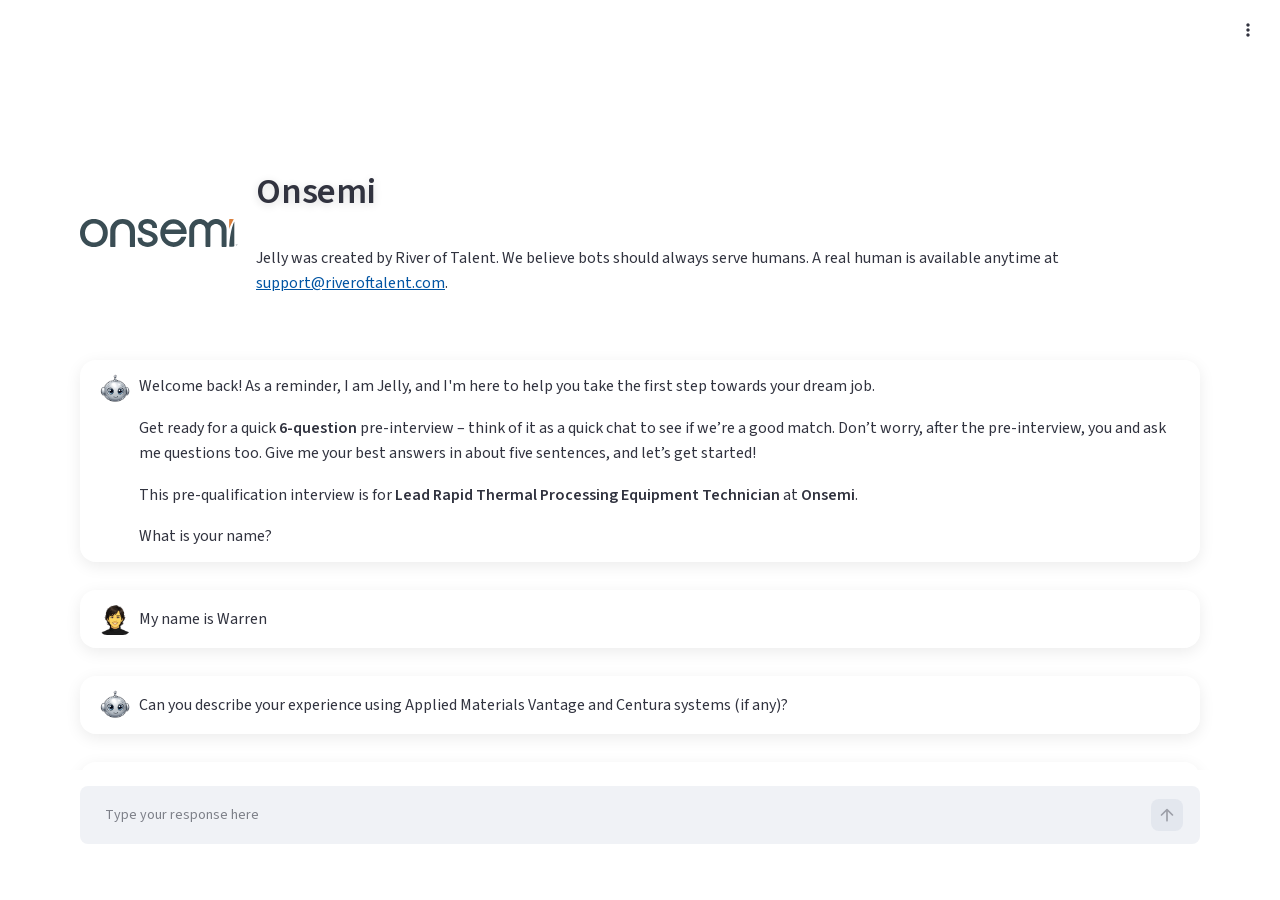
<file: static-2026-08-19/index.html>
<!DOCTYPE html>
<html lang="en"><head>
    <meta charset="UTF-8">
    <meta name="viewport" content="width=device-width, initial-scale=1, shrink-to-fit=no">
    <link rel="shortcut icon" href="assets/favicon.png">
    <link rel="preload" href="assets/SourceSansVF-Upright.ttf.BsWL4Kly.woff2" as="font" type="font/woff2" crossorigin="">

    <title>River of Talent, Your Always-On Recruiting Assistant</title>

    <!-- initialize window.prerenderReady to false and then set to true in React app when app is ready for indexing -->
    
    
    
    
    
    
    
    
    
    
    
    
    
    
    
    
    
    
    
    
    
    
    
    
    
    
    
    
    
    
    
    
    
    
    
    
    
    
    
    
    
    
    
    
    
    
    
    
    
    
    
    
    
    
    
    
    
    
    
    
    
    
    
    
    
    
    
    
    
    
    
    
    
    
    
    
    
    
    
    
    
    
    
    
    
    
    
    
    
    
    
    
    
    
    
    
    
    
    
    
    
    
    
    
    
    
    
    
    
    <style data-original-href="https://asap-ai-76553015095.us-west2.run.app/static/css/katex.CAfVENUR.css">
@font-face{font-display:block;font-family:KaTeX_AMS;font-style:normal;font-weight:400;src:url(assets/KaTeX_AMS-Regular.BQhdFMY1.woff2)format("woff2"),url(assets/KaTeX_AMS-Regular.DMm9YOAa.woff)format("woff"),url(assets/KaTeX_AMS-Regular.DRggAlZN.ttf)format("truetype")}@font-face{font-display:block;font-family:KaTeX_Caligraphic;font-style:normal;font-weight:700;src:url(assets/KaTeX_Caligraphic-Bold.Dq_IR9rO.woff2)format("woff2"),url(assets/KaTeX_Caligraphic-Bold.BEiXGLvX.woff)format("woff"),url(assets/KaTeX_Caligraphic-Bold.ATXxdsX0.ttf)format("truetype")}@font-face{font-display:block;font-family:KaTeX_Caligraphic;font-style:normal;font-weight:400;src:url(assets/KaTeX_Caligraphic-Regular.Di6jR-x-.woff2)format("woff2"),url(assets/KaTeX_Caligraphic-Regular.CTRA-rTL.woff)format("woff"),url(assets/KaTeX_Caligraphic-Regular.wX97UBjC.ttf)format("truetype")}@font-face{font-display:block;font-family:KaTeX_Fraktur;font-style:normal;font-weight:700;src:url(assets/KaTeX_Fraktur-Bold.CL6g_b3V.woff2)format("woff2"),url(assets/KaTeX_Fraktur-Bold.BsDP51OF.woff)format("woff"),url(assets/KaTeX_Fraktur-Bold.BdnERNNW.ttf)format("truetype")}@font-face{font-display:block;font-family:KaTeX_Fraktur;font-style:normal;font-weight:400;src:url(assets/KaTeX_Fraktur-Regular.CTYiF6lA.woff2)format("woff2"),url(assets/KaTeX_Fraktur-Regular.Dxdc4cR9.woff)format("woff"),url(assets/KaTeX_Fraktur-Regular.CB_wures.ttf)format("truetype")}@font-face{font-display:block;font-family:KaTeX_Main;font-style:normal;font-weight:700;src:url(assets/KaTeX_Main-Bold.Cx986IdX.woff2)format("woff2"),url(assets/KaTeX_Main-Bold.Jm3AIy58.woff)format("woff"),url(assets/KaTeX_Main-Bold.waoOVXN0.ttf)format("truetype")}@font-face{font-display:block;font-family:KaTeX_Main;font-style:italic;font-weight:700;src:url(assets/KaTeX_Main-BoldItalic.DxDJ3AOS.woff2)format("woff2"),url(assets/KaTeX_Main-BoldItalic.SpSLRI95.woff)format("woff"),url(assets/KaTeX_Main-BoldItalic.DzxPMmG6.ttf)format("truetype")}@font-face{font-display:block;font-family:KaTeX_Main;font-style:italic;font-weight:400;src:url(assets/KaTeX_Main-Italic.NWA7e6Wa.woff2)format("woff2"),url(assets/KaTeX_Main-Italic.BMLOBm91.woff)format("woff"),url(assets/KaTeX_Main-Italic.3WenGoN9.ttf)format("truetype")}@font-face{font-display:block;font-family:KaTeX_Main;font-style:normal;font-weight:400;src:url(assets/KaTeX_Main-Regular.B22Nviop.woff2)format("woff2"),url(assets/KaTeX_Main-Regular.Dr94JaBh.woff)format("woff"),url(assets/KaTeX_Main-Regular.ypZvNtVU.ttf)format("truetype")}@font-face{font-display:block;font-family:KaTeX_Math;font-style:italic;font-weight:700;src:url(assets/KaTeX_Math-BoldItalic.CZnvNsCZ.woff2)format("woff2"),url(assets/KaTeX_Math-BoldItalic.iY-2wyZ7.woff)format("woff"),url(assets/KaTeX_Math-BoldItalic.B3XSjfu4.ttf)format("truetype")}@font-face{font-display:block;font-family:KaTeX_Math;font-style:italic;font-weight:400;src:url(assets/KaTeX_Math-Italic.t53AETM-.woff2)format("woff2"),url(assets/KaTeX_Math-Italic.DA0__PXp.woff)format("woff"),url(assets/KaTeX_Math-Italic.flOr_0UB.ttf)format("truetype")}@font-face{font-display:block;font-family:KaTeX_SansSerif;font-style:normal;font-weight:700;src:url(assets/KaTeX_SansSerif-Bold.D1sUS0GD.woff2)format("woff2"),url(assets/KaTeX_SansSerif-Bold.DbIhKOiC.woff)format("woff"),url(assets/KaTeX_SansSerif-Bold.CFMepnvq.ttf)format("truetype")}@font-face{font-display:block;font-family:KaTeX_SansSerif;font-style:italic;font-weight:400;src:url(assets/KaTeX_SansSerif-Italic.C3H0VqGB.woff2)format("woff2"),url(assets/KaTeX_SansSerif-Italic.DN2j7dab.woff)format("woff"),url(assets/KaTeX_SansSerif-Italic.YYjJ1zSn.ttf)format("truetype")}@font-face{font-display:block;font-family:KaTeX_SansSerif;font-style:normal;font-weight:400;src:url(assets/KaTeX_SansSerif-Regular.DDBCnlJ7.woff2)format("woff2"),url(assets/KaTeX_SansSerif-Regular.CS6fqUqJ.woff)format("woff"),url(assets/KaTeX_SansSerif-Regular.BNo7hRIc.ttf)format("truetype")}@font-face{font-display:block;font-family:KaTeX_Script;font-style:normal;font-weight:400;src:url(assets/KaTeX_Script-Regular.D3wIWfF6.woff2)format("woff2"),url(assets/KaTeX_Script-Regular.D5yQViql.woff)format("woff"),url(assets/KaTeX_Script-Regular.C5JkGWo-.ttf)format("truetype")}@font-face{font-display:block;font-family:KaTeX_Size1;font-style:normal;font-weight:400;src:url(assets/KaTeX_Size1-Regular.mCD8mA8B.woff2)format("woff2"),url(assets/KaTeX_Size1-Regular.C195tn64.woff)format("woff"),url(assets/KaTeX_Size1-Regular.Dbsnue_I.ttf)format("truetype")}@font-face{font-display:block;font-family:KaTeX_Size2;font-style:normal;font-weight:400;src:url(assets/KaTeX_Size2-Regular.Dy4dx90m.woff2)format("woff2"),url(assets/KaTeX_Size2-Regular.oD1tc_U0.woff)format("woff"),url(assets/KaTeX_Size2-Regular.B7gKUWhC.ttf)format("truetype")}@font-face{font-display:block;font-family:KaTeX_Size3;font-style:normal;font-weight:400;src:url([data-uri])format("woff2"),url(assets/KaTeX_Size3-Regular.CTq5MqoE.woff)format("woff"),url(assets/KaTeX_Size3-Regular.DgpXs0kz.ttf)format("truetype")}@font-face{font-display:block;font-family:KaTeX_Size4;font-style:normal;font-weight:400;src:url(assets/KaTeX_Size4-Regular.Dl5lxZxV.woff2)format("woff2"),url(assets/KaTeX_Size4-Regular.BF-4gkZK.woff)format("woff"),url(assets/KaTeX_Size4-Regular.DWFBv043.ttf)format("truetype")}@font-face{font-display:block;font-family:KaTeX_Typewriter;font-style:normal;font-weight:400;src:url(assets/KaTeX_Typewriter-Regular.CO6r4hn1.woff2)format("woff2"),url(assets/KaTeX_Typewriter-Regular.C0xS9mPB.woff)format("woff"),url(assets/KaTeX_Typewriter-Regular.D3Ib7_Hf.ttf)format("truetype")}.katex{text-indent:0;text-rendering:auto;font:1.21em/1.2 KaTeX_Main,Times New Roman,serif;position:relative}.katex *{border-color:currentColor;-ms-high-contrast-adjust:none!important}.katex .katex-version:after{content:"0.17.0"}.katex .katex-mathml{clip-path:inset(50%);border:0;width:1px;height:1px;padding:0;position:absolute;overflow:hidden}.katex .katex-html>.newline{display:block}.katex .base{white-space:nowrap;width:min-content;position:relative}.katex .base,.katex .strut{display:inline-block}.katex .textbf{font-weight:700}.katex .textit{font-style:italic}.katex .textrm{font-family:KaTeX_Main}.katex .textsf{font-family:KaTeX_SansSerif}.katex .texttt{font-family:KaTeX_Typewriter}.katex .mathnormal{font-family:KaTeX_Math;font-style:italic}.katex .mathit{font-family:KaTeX_Main;font-style:italic}.katex .mathrm{font-style:normal}.katex .mathbf{font-family:KaTeX_Main;font-weight:700}.katex .boldsymbol{font-family:KaTeX_Math;font-style:italic;font-weight:700}.katex .amsrm,.katex .mathbb,.katex .textbb{font-family:KaTeX_AMS}.katex .mathcal{font-family:KaTeX_Caligraphic}.katex .mathfrak,.katex .textfrak{font-family:KaTeX_Fraktur}.katex .mathboldfrak,.katex .textboldfrak{font-family:KaTeX_Fraktur;font-weight:700}.katex .mathtt{font-family:KaTeX_Typewriter}.katex .mathscr,.katex .textscr{font-family:KaTeX_Script}.katex .mathsf,.katex .textsf{font-family:KaTeX_SansSerif}.katex .mathboldsf,.katex .textboldsf{font-family:KaTeX_SansSerif;font-weight:700}.katex .mathitsf,.katex .mathsfit,.katex .textitsf{font-family:KaTeX_SansSerif;font-style:italic}.katex .mainrm{font-family:KaTeX_Main;font-style:normal}.katex .vlist-t{border-collapse:collapse;table-layout:fixed;display:inline-table}.katex .vlist-r{display:table-row}.katex .vlist{vertical-align:bottom;display:table-cell;position:relative}.katex .vlist>span{height:0;display:block;position:relative}.katex .vlist>span>span{display:inline-block}.katex .vlist>span>.pstrut{width:0;overflow:hidden}.katex .vlist-t2{margin-right:-2px}.katex .vlist-s{vertical-align:bottom;width:2px;min-width:2px;font-size:1px;display:table-cell}.katex .vbox{flex-direction:column;align-items:baseline;display:inline-flex}.katex .hbox{width:100%}.katex .hbox,.katex .thinbox{flex-direction:row;display:inline-flex}.katex .thinbox{width:0;max-width:0}.katex .msupsub{text-align:left}.katex .mfrac>span>span{text-align:center}.katex .mfrac .frac-line{border-bottom-style:solid;width:100%;display:inline-block}.katex .hdashline,.katex .hline,.katex .mfrac .frac-line,.katex .overline .overline-line,.katex .rule,.katex .underline .underline-line{min-height:1px}.katex .mspace{display:inline-block}.katex .smash{line-height:0;display:inline}.katex .clap,.katex .llap,.katex .rlap{width:0;position:relative}.katex .clap>.inner,.katex .llap>.inner,.katex .rlap>.inner{position:absolute}.katex .clap>.fix,.katex .llap>.fix,.katex .rlap>.fix{display:inline-block}.katex .llap>.inner{right:0}.katex .clap>.inner,.katex .rlap>.inner{left:0}.katex .clap>.inner>span{margin-left:-50%;margin-right:50%}.katex .rule{border:0 solid;display:inline-block;position:relative}.katex .hline,.katex .overline .overline-line,.katex .underline .underline-line{border-bottom-style:solid;width:100%;display:inline-block}.katex .hdashline{border-bottom-style:dashed;width:100%;display:inline-block}.katex .sqrt>.root{margin-left:.277778em;margin-right:-.555556em}.katex .fontsize-ensurer.reset-size1.size1,.katex .sizing.reset-size1.size1{font-size:1em}.katex .fontsize-ensurer.reset-size1.size2,.katex .sizing.reset-size1.size2{font-size:1.2em}.katex .fontsize-ensurer.reset-size1.size3,.katex .sizing.reset-size1.size3{font-size:1.4em}.katex .fontsize-ensurer.reset-size1.size4,.katex .sizing.reset-size1.size4{font-size:1.6em}.katex .fontsize-ensurer.reset-size1.size5,.katex .sizing.reset-size1.size5{font-size:1.8em}.katex .fontsize-ensurer.reset-size1.size6,.katex .sizing.reset-size1.size6{font-size:2em}.katex .fontsize-ensurer.reset-size1.size7,.katex .sizing.reset-size1.size7{font-size:2.4em}.katex .fontsize-ensurer.reset-size1.size8,.katex .sizing.reset-size1.size8{font-size:2.88em}.katex .fontsize-ensurer.reset-size1.size9,.katex .sizing.reset-size1.size9{font-size:3.456em}.katex .fontsize-ensurer.reset-size1.size10,.katex .sizing.reset-size1.size10{font-size:4.148em}.katex .fontsize-ensurer.reset-size1.size11,.katex .sizing.reset-size1.size11{font-size:4.976em}.katex .fontsize-ensurer.reset-size2.size1,.katex .sizing.reset-size2.size1{font-size:.833333em}.katex .fontsize-ensurer.reset-size2.size2,.katex .sizing.reset-size2.size2{font-size:1em}.katex .fontsize-ensurer.reset-size2.size3,.katex .sizing.reset-size2.size3{font-size:1.16667em}.katex .fontsize-ensurer.reset-size2.size4,.katex .sizing.reset-size2.size4{font-size:1.33333em}.katex .fontsize-ensurer.reset-size2.size5,.katex .sizing.reset-size2.size5{font-size:1.5em}.katex .fontsize-ensurer.reset-size2.size6,.katex .sizing.reset-size2.size6{font-size:1.66667em}.katex .fontsize-ensurer.reset-size2.size7,.katex .sizing.reset-size2.size7{font-size:2em}.katex .fontsize-ensurer.reset-size2.size8,.katex .sizing.reset-size2.size8{font-size:2.4em}.katex .fontsize-ensurer.reset-size2.size9,.katex .sizing.reset-size2.size9{font-size:2.88em}.katex .fontsize-ensurer.reset-size2.size10,.katex .sizing.reset-size2.size10{font-size:3.45667em}.katex .fontsize-ensurer.reset-size2.size11,.katex .sizing.reset-size2.size11{font-size:4.14667em}.katex .fontsize-ensurer.reset-size3.size1,.katex .sizing.reset-size3.size1{font-size:.714286em}.katex .fontsize-ensurer.reset-size3.size2,.katex .sizing.reset-size3.size2{font-size:.857143em}.katex .fontsize-ensurer.reset-size3.size3,.katex .sizing.reset-size3.size3{font-size:1em}.katex .fontsize-ensurer.reset-size3.size4,.katex .sizing.reset-size3.size4{font-size:1.14286em}.katex .fontsize-ensurer.reset-size3.size5,.katex .sizing.reset-size3.size5{font-size:1.28571em}.katex .fontsize-ensurer.reset-size3.size6,.katex .sizing.reset-size3.size6{font-size:1.42857em}.katex .fontsize-ensurer.reset-size3.size7,.katex .sizing.reset-size3.size7{font-size:1.71429em}.katex .fontsize-ensurer.reset-size3.size8,.katex .sizing.reset-size3.size8{font-size:2.05714em}.katex .fontsize-ensurer.reset-size3.size9,.katex .sizing.reset-size3.size9{font-size:2.46857em}.katex .fontsize-ensurer.reset-size3.size10,.katex .sizing.reset-size3.size10{font-size:2.96286em}.katex .fontsize-ensurer.reset-size3.size11,.katex .sizing.reset-size3.size11{font-size:3.55429em}.katex .fontsize-ensurer.reset-size4.size1,.katex .sizing.reset-size4.size1{font-size:.625em}.katex .fontsize-ensurer.reset-size4.size2,.katex .sizing.reset-size4.size2{font-size:.75em}.katex .fontsize-ensurer.reset-size4.size3,.katex .sizing.reset-size4.size3{font-size:.875em}.katex .fontsize-ensurer.reset-size4.size4,.katex .sizing.reset-size4.size4{font-size:1em}.katex .fontsize-ensurer.reset-size4.size5,.katex .sizing.reset-size4.size5{font-size:1.125em}.katex .fontsize-ensurer.reset-size4.size6,.katex .sizing.reset-size4.size6{font-size:1.25em}.katex .fontsize-ensurer.reset-size4.size7,.katex .sizing.reset-size4.size7{font-size:1.5em}.katex .fontsize-ensurer.reset-size4.size8,.katex .sizing.reset-size4.size8{font-size:1.8em}.katex .fontsize-ensurer.reset-size4.size9,.katex .sizing.reset-size4.size9{font-size:2.16em}.katex .fontsize-ensurer.reset-size4.size10,.katex .sizing.reset-size4.size10{font-size:2.5925em}.katex .fontsize-ensurer.reset-size4.size11,.katex .sizing.reset-size4.size11{font-size:3.11em}.katex .fontsize-ensurer.reset-size5.size1,.katex .sizing.reset-size5.size1{font-size:.555556em}.katex .fontsize-ensurer.reset-size5.size2,.katex .sizing.reset-size5.size2{font-size:.666667em}.katex .fontsize-ensurer.reset-size5.size3,.katex .sizing.reset-size5.size3{font-size:.777778em}.katex .fontsize-ensurer.reset-size5.size4,.katex .sizing.reset-size5.size4{font-size:.888889em}.katex .fontsize-ensurer.reset-size5.size5,.katex .sizing.reset-size5.size5{font-size:1em}.katex .fontsize-ensurer.reset-size5.size6,.katex .sizing.reset-size5.size6{font-size:1.11111em}.katex .fontsize-ensurer.reset-size5.size7,.katex .sizing.reset-size5.size7{font-size:1.33333em}.katex .fontsize-ensurer.reset-size5.size8,.katex .sizing.reset-size5.size8{font-size:1.6em}.katex .fontsize-ensurer.reset-size5.size9,.katex .sizing.reset-size5.size9{font-size:1.92em}.katex .fontsize-ensurer.reset-size5.size10,.katex .sizing.reset-size5.size10{font-size:2.30444em}.katex .fontsize-ensurer.reset-size5.size11,.katex .sizing.reset-size5.size11{font-size:2.76444em}.katex .fontsize-ensurer.reset-size6.size1,.katex .sizing.reset-size6.size1{font-size:.5em}.katex .fontsize-ensurer.reset-size6.size2,.katex .sizing.reset-size6.size2{font-size:.6em}.katex .fontsize-ensurer.reset-size6.size3,.katex .sizing.reset-size6.size3{font-size:.7em}.katex .fontsize-ensurer.reset-size6.size4,.katex .sizing.reset-size6.size4{font-size:.8em}.katex .fontsize-ensurer.reset-size6.size5,.katex .sizing.reset-size6.size5{font-size:.9em}.katex .fontsize-ensurer.reset-size6.size6,.katex .sizing.reset-size6.size6{font-size:1em}.katex .fontsize-ensurer.reset-size6.size7,.katex .sizing.reset-size6.size7{font-size:1.2em}.katex .fontsize-ensurer.reset-size6.size8,.katex .sizing.reset-size6.size8{font-size:1.44em}.katex .fontsize-ensurer.reset-size6.size9,.katex .sizing.reset-size6.size9{font-size:1.728em}.katex .fontsize-ensurer.reset-size6.size10,.katex .sizing.reset-size6.size10{font-size:2.074em}.katex .fontsize-ensurer.reset-size6.size11,.katex .sizing.reset-size6.size11{font-size:2.488em}.katex .fontsize-ensurer.reset-size7.size1,.katex .sizing.reset-size7.size1{font-size:.416667em}.katex .fontsize-ensurer.reset-size7.size2,.katex .sizing.reset-size7.size2{font-size:.5em}.katex .fontsize-ensurer.reset-size7.size3,.katex .sizing.reset-size7.size3{font-size:.583333em}.katex .fontsize-ensurer.reset-size7.size4,.katex .sizing.reset-size7.size4{font-size:.666667em}.katex .fontsize-ensurer.reset-size7.size5,.katex .sizing.reset-size7.size5{font-size:.75em}.katex .fontsize-ensurer.reset-size7.size6,.katex .sizing.reset-size7.size6{font-size:.833333em}.katex .fontsize-ensurer.reset-size7.size7,.katex .sizing.reset-size7.size7{font-size:1em}.katex .fontsize-ensurer.reset-size7.size8,.katex .sizing.reset-size7.size8{font-size:1.2em}.katex .fontsize-ensurer.reset-size7.size9,.katex .sizing.reset-size7.size9{font-size:1.44em}.katex .fontsize-ensurer.reset-size7.size10,.katex .sizing.reset-size7.size10{font-size:1.72833em}.katex .fontsize-ensurer.reset-size7.size11,.katex .sizing.reset-size7.size11{font-size:2.07333em}.katex .fontsize-ensurer.reset-size8.size1,.katex .sizing.reset-size8.size1{font-size:.347222em}.katex .fontsize-ensurer.reset-size8.size2,.katex .sizing.reset-size8.size2{font-size:.416667em}.katex .fontsize-ensurer.reset-size8.size3,.katex .sizing.reset-size8.size3{font-size:.486111em}.katex .fontsize-ensurer.reset-size8.size4,.katex .sizing.reset-size8.size4{font-size:.555556em}.katex .fontsize-ensurer.reset-size8.size5,.katex .sizing.reset-size8.size5{font-size:.625em}.katex .fontsize-ensurer.reset-size8.size6,.katex .sizing.reset-size8.size6{font-size:.694444em}.katex .fontsize-ensurer.reset-size8.size7,.katex .sizing.reset-size8.size7{font-size:.833333em}.katex .fontsize-ensurer.reset-size8.size8,.katex .sizing.reset-size8.size8{font-size:1em}.katex .fontsize-ensurer.reset-size8.size9,.katex .sizing.reset-size8.size9{font-size:1.2em}.katex .fontsize-ensurer.reset-size8.size10,.katex .sizing.reset-size8.size10{font-size:1.44028em}.katex .fontsize-ensurer.reset-size8.size11,.katex .sizing.reset-size8.size11{font-size:1.72778em}.katex .fontsize-ensurer.reset-size9.size1,.katex .sizing.reset-size9.size1{font-size:.289352em}.katex .fontsize-ensurer.reset-size9.size2,.katex .sizing.reset-size9.size2{font-size:.347222em}.katex .fontsize-ensurer.reset-size9.size3,.katex .sizing.reset-size9.size3{font-size:.405093em}.katex .fontsize-ensurer.reset-size9.size4,.katex .sizing.reset-size9.size4{font-size:.462963em}.katex .fontsize-ensurer.reset-size9.size5,.katex .sizing.reset-size9.size5{font-size:.520833em}.katex .fontsize-ensurer.reset-size9.size6,.katex .sizing.reset-size9.size6{font-size:.578704em}.katex .fontsize-ensurer.reset-size9.size7,.katex .sizing.reset-size9.size7{font-size:.694444em}.katex .fontsize-ensurer.reset-size9.size8,.katex .sizing.reset-size9.size8{font-size:.833333em}.katex .fontsize-ensurer.reset-size9.size9,.katex .sizing.reset-size9.size9{font-size:1em}.katex .fontsize-ensurer.reset-size9.size10,.katex .sizing.reset-size9.size10{font-size:1.20023em}.katex .fontsize-ensurer.reset-size9.size11,.katex .sizing.reset-size9.size11{font-size:1.43981em}.katex .fontsize-ensurer.reset-size10.size1,.katex .sizing.reset-size10.size1{font-size:.24108em}.katex .fontsize-ensurer.reset-size10.size2,.katex .sizing.reset-size10.size2{font-size:.289296em}.katex .fontsize-ensurer.reset-size10.size3,.katex .sizing.reset-size10.size3{font-size:.337512em}.katex .fontsize-ensurer.reset-size10.size4,.katex .sizing.reset-size10.size4{font-size:.385728em}.katex .fontsize-ensurer.reset-size10.size5,.katex .sizing.reset-size10.size5{font-size:.433944em}.katex .fontsize-ensurer.reset-size10.size6,.katex .sizing.reset-size10.size6{font-size:.48216em}.katex .fontsize-ensurer.reset-size10.size7,.katex .sizing.reset-size10.size7{font-size:.578592em}.katex .fontsize-ensurer.reset-size10.size8,.katex .sizing.reset-size10.size8{font-size:.694311em}.katex .fontsize-ensurer.reset-size10.size9,.katex .sizing.reset-size10.size9{font-size:.833173em}.katex .fontsize-ensurer.reset-size10.size10,.katex .sizing.reset-size10.size10{font-size:1em}.katex .fontsize-ensurer.reset-size10.size11,.katex .sizing.reset-size10.size11{font-size:1.19961em}.katex .fontsize-ensurer.reset-size11.size1,.katex .sizing.reset-size11.size1{font-size:.200965em}.katex .fontsize-ensurer.reset-size11.size2,.katex .sizing.reset-size11.size2{font-size:.241158em}.katex .fontsize-ensurer.reset-size11.size3,.katex .sizing.reset-size11.size3{font-size:.281351em}.katex .fontsize-ensurer.reset-size11.size4,.katex .sizing.reset-size11.size4{font-size:.321543em}.katex .fontsize-ensurer.reset-size11.size5,.katex .sizing.reset-size11.size5{font-size:.361736em}.katex .fontsize-ensurer.reset-size11.size6,.katex .sizing.reset-size11.size6{font-size:.401929em}.katex .fontsize-ensurer.reset-size11.size7,.katex .sizing.reset-size11.size7{font-size:.482315em}.katex .fontsize-ensurer.reset-size11.size8,.katex .sizing.reset-size11.size8{font-size:.578778em}.katex .fontsize-ensurer.reset-size11.size9,.katex .sizing.reset-size11.size9{font-size:.694534em}.katex .fontsize-ensurer.reset-size11.size10,.katex .sizing.reset-size11.size10{font-size:.833601em}.katex .fontsize-ensurer.reset-size11.size11,.katex .sizing.reset-size11.size11{font-size:1em}.katex .delimsizing.size1{font-family:KaTeX_Size1}.katex .delimsizing.size2{font-family:KaTeX_Size2}.katex .delimsizing.size3{font-family:KaTeX_Size3}.katex .delimsizing.size4{font-family:KaTeX_Size4}.katex .delimsizing.mult .delim-size1>span{font-family:KaTeX_Size1}.katex .delimsizing.mult .delim-size4>span{font-family:KaTeX_Size4}.katex .nulldelimiter{width:.12em;display:inline-block}.katex .delimcenter,.katex .op-symbol{position:relative}.katex .op-symbol.small-op{font-family:KaTeX_Size1}.katex .op-symbol.large-op{font-family:KaTeX_Size2}.katex .accent>.vlist-t,.katex .op-limits>.vlist-t{text-align:center}.katex .accent .accent-body{position:relative}.katex .accent .accent-body:not(.accent-full){width:0}.katex .overlay{display:block}.katex .mtable .vertical-separator{min-width:1px;display:inline-block}.katex .mtable .arraycolsep{display:inline-block}.katex .mtable .col-align-c>.vlist-t{text-align:center}.katex .mtable .col-align-l>.vlist-t{text-align:left}.katex .mtable .col-align-r>.vlist-t{text-align:right}.katex .svg-align{text-align:left}.katex svg{fill:currentColor;stroke:currentColor;height:inherit;width:100%;display:block;position:absolute}.katex svg path{stroke:none}.katex svg{fill-rule:nonzero;fill-opacity:1;stroke-width:1px;stroke-linecap:butt;stroke-linejoin:miter;stroke-miterlimit:4;stroke-dasharray:none;stroke-dashoffset:0;stroke-opacity:1}.katex img{border-style:none;min-width:0;max-width:none;min-height:0;max-height:none}.katex .stretchy{width:100%;display:block;position:relative;overflow:hidden}.katex .stretchy:after,.katex .stretchy:before{content:""}.katex .hide-tail{width:100%;position:relative;overflow:hidden}.katex .halfarrow-left{width:50.2%;position:absolute;left:0;overflow:hidden}.katex .halfarrow-right{width:50.2%;position:absolute;right:0;overflow:hidden}.katex .brace-left{width:25.1%;position:absolute;left:0;overflow:hidden}.katex .brace-center{width:50%;position:absolute;left:25%;overflow:hidden}.katex .brace-right{width:25.1%;position:absolute;right:0;overflow:hidden}.katex .x-arrow-pad{padding:0 .5em}.katex .cd-arrow-pad{padding:0 .55556em 0 .27778em}.katex .mover,.katex .munder,.katex .x-arrow{text-align:center}.katex .boxpad{padding:0 .3em}.katex .fbox,.katex .fcolorbox{box-sizing:border-box;border:.04em solid}.katex .cancel-pad{padding:0 .2em}.katex .cancel-lap{margin-left:-.2em;margin-right:-.2em}.katex .sout{border-bottom-style:solid;border-bottom-width:.08em}.katex .angl{box-sizing:border-box;border-top:.049em solid;border-right:.049em solid;margin-right:.03889em}.katex .anglpad{padding:0 .03889em}.katex .eqn-num:before{content:"(" counter(katexEqnNo) ")";counter-increment:katexEqnNo}.katex .mml-eqn-num:before{content:"(" counter(mmlEqnNo) ")";counter-increment:mmlEqnNo}.katex .mtr-glue{width:50%}.katex .cd-vert-arrow{display:inline-block;position:relative}.katex .cd-label-left{text-align:left;display:inline-block;position:absolute;right:calc(50% + .3em)}.katex .cd-label-right{text-align:right;display:inline-block;position:absolute;left:calc(50% + .3em)}.katex-display{text-align:center;margin:1em 0;display:block}.katex-display>.katex{text-align:center;white-space:nowrap;display:block}.katex-display>.katex>.katex-html{display:block;position:relative}.katex-display>.katex>.katex-html>.tag{position:absolute;right:0}.katex-display.leqno>.katex>.katex-html>.tag{left:0;right:auto}.katex-display.fleqn>.katex{text-align:left;padding-left:2em}body{counter-reset:katexEqnNo mmlEqnNo}

</style>
    <style data-original-href="https://asap-ai-76553015095.us-west2.run.app/static/css/index.BV-e9Edq.css">
@font-face{font-family:Source Code Pro;font-weight:100 900;font-style:normal;src:url(assets/SourceCodeVF-Upright.ttf.BjWn63N-.woff2)format("woff2")}@font-face{font-family:Source Code Pro;font-weight:100 900;font-style:italic;src:url(assets/SourceCodeVF-Italic.ttf.Ba1oaZG1.woff2)format("woff2")}@font-face{font-family:Source Sans;font-weight:100 900;font-style:normal;src:url(assets/SourceSansVF-Upright.ttf.BsWL4Kly.woff2)format("woff2")}@font-face{font-family:Source Sans;font-weight:100 900;font-style:italic;src:url(assets/SourceSansVF-Italic.ttf.Bt9VkdQ3.woff2)format("woff2")}@font-face{font-family:Source Serif;font-weight:100 900;font-style:normal;src:url(assets/SourceSerifVariable-Roman.ttf.mdpVL9bi.woff2)format("woff2")}@font-face{font-family:Source Serif;font-weight:100 900;font-style:italic;src:url(assets/SourceSerifVariable-Italic.ttf.CVdzAtxO.woff2)format("woff2")}@font-face{font-family:Material Symbols Rounded;font-style:normal;font-weight:400;font-display:block;src:url(assets/MaterialSymbols-Rounded.BqjyabP-.woff2)format("woff2")}

</style>
  <style media=""></style><style data-emotion="st-emotion-cache-global" data-s="">html { font-size: 16px; }
@media print {
  html { height: 100%; print-color-adjust: exact; }
}
*, ::before, ::after { box-sizing: border-box; }
[data-st-baseweb-layer-host="true"] > * { pointer-events: auto; }
body { margin: 0px; font-family: "Source Sans", sans-serif; font-weight: 400; line-height: 1.6; color: rgb(49, 51, 63); background-color: rgb(255, 255, 255); text-size-adjust: 100%; -webkit-tap-highlight-color: rgba(0, 0, 0, 0); -webkit-font-smoothing: auto; }
body.embedded { overflow: hidden; }
body.embedded:hover { overflow: auto; }
[tabindex="-1"]:focus:not(:focus-visible) { outline: 0px !important; }
p, ol, ul, dl { margin: 0px 0px 1rem; padding: 0px; font-size: 1rem; font-weight: 400; }
ol ol, ul ul, ol ul, ul ol { margin-bottom: 0px; }
a:not([href]):not([class]), a:not([href]):not([class]):hover { color: inherit; text-decoration: none; }
img, svg { vertical-align: middle; }
input, button, select, optgroup, textarea { margin: 0px; font-family: inherit; line-height: inherit; font-size: inherit; }
button, input { overflow: visible; }
button:not(:disabled), [role="button"]:not(:disabled) { cursor: pointer; }
button, [type="button"], [type="reset"], [type="submit"] { appearance: button; }
[hidden] { display: none !important; }
@supports (scrollbar-color:transparent transparent) {
  * { scrollbar-width: thin; scrollbar-color: transparent transparent; }
  :hover { scrollbar-color: rgba(49, 51, 63, 0.4) transparent; }
}
@supports not (scrollbar-color:transparent transparent) {
  ::-webkit-scrollbar { background: transparent; border-radius: 9999px; height: 6px; width: 6px; }
  ::-webkit-scrollbar:active { background: rgba(49, 51, 63, 0.2); }
  :hover::-webkit-scrollbar-thumb:vertical, :hover::-webkit-scrollbar-thumb:horizontal { background: rgba(49, 51, 63, 0.4); border-radius: 9999px; }
}
</style><style data-emotion="st-emotion-cache" data-s="">.st-emotion-cache-1r4qj8v { position: absolute; background: rgb(255, 255, 255); color: rgb(49, 51, 63); inset: 0px; color-scheme: light; overflow: hidden; }
@media print {
  .st-emotion-cache-1r4qj8v { float: none; height: 100%; position: static; overflow: visible; }
}
.st-emotion-cache-1yiq2ps { display: flex; flex-direction: row; -webkit-box-pack: start; place-content: flex-start; -webkit-box-align: stretch; align-items: stretch; position: absolute; inset: 0px; overflow: hidden; }
@media print {
  .st-emotion-cache-1yiq2ps { overflow: visible; }
}
.st-emotion-cache-6px8kg { width: 100%; min-width: 0px; height: 100dvh; }
@media (min-width: 768px) {
  .st-emotion-cache-6px8kg { position: relative; }
}
.st-emotion-cache-cjjizq { position: absolute; top: 0px; left: 0px; right: 0px; display: flex; -webkit-box-align: center; align-items: center; height: 3.75rem; min-height: 3.75rem; width: 100%; background: transparent; outline: none; z-index: 999990; pointer-events: none; font-size: 0.875rem; }
@media print {
  .st-emotion-cache-cjjizq { position: absolute; background: transparent; }
  .st-emotion-cache-cjjizq * { display: none !important; }
  .st-emotion-cache-cjjizq .e1yxiy6j0, .st-emotion-cache-cjjizq .e1yxiy6j0 *, .st-emotion-cache-cjjizq :has(.e1yxiy6j0) { display: flex !important; }
  .st-emotion-cache-cjjizq .e1yxiy6j0 img { display: block !important; }
}
.st-emotion-cache-4rsbii { display: flex; flex-direction: column; width: 100%; overflow: auto; -webkit-box-align: center; align-items: center; height: 100dvh; }
.st-emotion-cache-4rsbii:focus { outline: none; }
@media not print {
  @media (max-width: 768px) {
  .st-emotion-cache-4rsbii { position: absolute; inset: 0px; height: 100dvh; }
}
}
@media print {
  .st-emotion-cache-4rsbii { overflow: visible; }
}
.st-emotion-cache-1w723zb { width: 100%; padding: 6rem 1rem 10rem; max-width: 736px; }
@media print {
  .st-emotion-cache-1w723zb { padding-top: 2.25rem; }
}
.st-emotion-cache-tn0cau { display: flex; gap: 1rem; width: 100%; max-width: 100%; height: auto; min-width: 1rem; flex-flow: column; flex: 1 1 0%; -webkit-box-align: stretch; align-items: stretch; -webkit-box-pack: start; justify-content: start; }
.st-emotion-cache-1vo6xi6 { width: 100%; height: auto; max-width: 100%; min-width: 1rem; position: relative; overflow: visible; }
@media print {
  .st-emotion-cache-1vo6xi6 { overflow: visible; }
}
.st-emotion-cache-1vo6xi6:has(> .stCacheSpinner) { height: 0px; overflow: visible; visibility: visible; margin-bottom: -1rem; z-index: 101; }
.st-emotion-cache-1vo6xi6:has(> .stPageLink) { margin-top: -0.375rem; margin-bottom: -0.375rem; }
.st-emotion-cache-1dumvfu { position: relative; bottom: 0px; }
.st-emotion-cache-1a90udj { position: fixed; top: 3.75rem; right: 0px; display: flex; flex-direction: column; z-index: 1000062; outline: none; margin-left: 1rem; margin-right: 1rem; }
.st-emotion-cache-1a90udj[data-focus-visible] { box-shadow: rgba(255, 75, 75, 0.5) 0px 0px 0px 0.2rem; }
.st-emotion-cache-1a90udj > ol { display: flex; flex-direction: column-reverse; list-style: none; margin: 0px; padding: 0px; }
.st-emotion-cache-1q6lfs0 { position: fixed; top: 0px; left: 0px; z-index: 1000110; line-height: 100%; }
.st-emotion-cache-1up3yna { position: absolute; top: 0px; left: 0px; right: 0px; display: flex; -webkit-box-align: center; align-items: center; height: 3.75rem; min-height: 3.75rem; width: 100%; background: rgb(255, 255, 255); outline: none; z-index: 999990; pointer-events: auto; font-size: 0.875rem; }
@media print {
  .st-emotion-cache-1up3yna { position: absolute; background: transparent; }
  .st-emotion-cache-1up3yna * { display: none !important; }
  .st-emotion-cache-1up3yna .e1yxiy6j0, .st-emotion-cache-1up3yna .e1yxiy6j0 *, .st-emotion-cache-1up3yna :has(.e1yxiy6j0) { display: flex !important; }
  .st-emotion-cache-1up3yna .e1yxiy6j0 img { display: block !important; }
}
.st-emotion-cache-14vh5up { display: flex; -webkit-box-align: center; align-items: center; height: 100%; width: 100%; padding: 0px; pointer-events: auto; position: relative; z-index: 999990; }
.st-emotion-cache-1j22a0y { flex-shrink: 0; display: flex; -webkit-box-align: center; align-items: center; -webkit-box-pack: justify; justify-content: space-between; width: 100%; margin: 0px; border: 0px; }
.st-emotion-cache-jma0kd { display: flex; -webkit-box-align: center; align-items: center; flex-shrink: 0; }
.st-emotion-cache-scp8yw { flex-shrink: 0; display: flex; -webkit-box-align: center; align-items: center; -webkit-box-pack: end; justify-content: flex-end; margin-left: auto; height: 100%; min-width: 12.5rem; margin-right: 1rem; }
.st-emotion-cache-19or5k2.StatusWidget-appear { opacity: 0; }
.st-emotion-cache-19or5k2.StatusWidget-appear-active { opacity: 1; transition: opacity 200ms ease-out; }
.st-emotion-cache-19or5k2.StatusWidget-enter { opacity: 0; }
.st-emotion-cache-19or5k2.StatusWidget-enter-active { opacity: 1; transition: opacity 200ms ease-out; }
.st-emotion-cache-19or5k2.StatusWidget-exit { opacity: 1; }
.st-emotion-cache-19or5k2.StatusWidget-exit-active { opacity: 0; transition: opacity 200ms ease-out; }
.st-emotion-cache-1p1m4ay { display: flex; -webkit-box-align: center; align-items: center; flex-direction: row; }
.st-emotion-cache-czk5ss { line-height: initial; }
.st-emotion-cache-1aplgmp { display: inline-flex; -webkit-box-align: center; align-items: center; -webkit-box-pack: center; justify-content: center; font-weight: 400; border-radius: 0.5rem; margin: 0px 0.125rem; text-transform: none; font-family: inherit; color: inherit; width: auto; cursor: pointer; user-select: none; background-color: transparent; border-width: medium; border-style: none; border-color: currentcolor; border-image: none; font-size: 0.875rem; line-height: 1; min-width: 1.75rem; min-height: 1.75rem; padding: 0px; }
.st-emotion-cache-1aplgmp:focus { outline: none; }
.st-emotion-cache-1aplgmp:focus-visible { box-shadow: rgba(255, 75, 75, 0.5) 0px 0px 0px 0.2rem; }
.st-emotion-cache-1aplgmp:focus { outline: none; }
.st-emotion-cache-1aplgmp:focus-visible { box-shadow: rgba(38, 39, 48, 0.2) 0px 0px 0px 0.2rem; }
.st-emotion-cache-1aplgmp:hover { background-color: rgba(151, 166, 195, 0.15); }
.st-emotion-cache-1aplgmp:active { background-color: rgba(151, 166, 195, 0.25); }
.st-emotion-cache-1aplgmp:disabled, .st-emotion-cache-1aplgmp:disabled:hover, .st-emotion-cache-1aplgmp:disabled:active { background-color: rgb(230, 234, 241); border-color: transparent; color: rgb(163, 168, 184); }
.st-emotion-cache-14fwd6o { color: inherit; fill: currentcolor; display: inline-flex; -webkit-box-align: center; align-items: center; -webkit-box-pack: center; justify-content: center; font-size: 1.25rem; width: 1.25rem; height: 1.25rem; flex-shrink: 0; }
.st-emotion-cache-nsoqg8 { vertical-align: middle; overflow: hidden; color: inherit; fill: currentcolor; display: inline-flex; -webkit-box-align: center; align-items: center; -webkit-box-pack: center; justify-content: center; font-size: 1.25rem; width: 1.25rem; height: 1.25rem; flex-shrink: 0; }
.st-emotion-cache-4z1n4l { display: flex; -webkit-box-align: center; align-items: center; -webkit-box-pack: center; justify-content: center; border-radius: 0.25rem; margin: 0px 0.5rem 0px 0px; padding-left: 0.5rem; height: 1.6rem; }
.st-emotion-cache-1p9jrve { width: 1.6rem; height: 1.6rem; margin-right: -0.5rem; display: flex; -webkit-box-align: center; align-items: center; -webkit-box-pack: center; justify-content: center; transition: opacity 0.3s ease-in-out; cursor: wait; }
.st-emotion-cache-1eamic5 { display: inline-block; vertical-align: middle; overflow: hidden; }
.st-emotion-cache-lvs4k2 { margin-left: 0.75rem; white-space: nowrap; color: rgb(49, 51, 63); }
.st-emotion-cache-1gk7ll6 { display: inline-flex; -webkit-box-align: center; align-items: center; -webkit-box-pack: center; justify-content: center; font-weight: 400; border-radius: 0.5rem; margin: 0px 0.125rem; text-transform: none; font-family: inherit; color: inherit; width: 100%; cursor: pointer; user-select: none; background-color: transparent; border-width: medium; border-style: none; border-color: currentcolor; border-image: none; padding: 0px 0.5rem; font-size: 0.875rem; line-height: 1; min-width: 1.75rem; min-height: 1.75rem; }
.st-emotion-cache-1gk7ll6:focus { outline: none; }
.st-emotion-cache-1gk7ll6:focus-visible { box-shadow: rgba(255, 75, 75, 0.5) 0px 0px 0px 0.2rem; }
.st-emotion-cache-1gk7ll6:focus { outline: none; }
.st-emotion-cache-1gk7ll6:focus-visible { box-shadow: rgba(38, 39, 48, 0.2) 0px 0px 0px 0.2rem; }
.st-emotion-cache-1gk7ll6:hover { background-color: rgba(151, 166, 195, 0.15); }
.st-emotion-cache-1gk7ll6:active { background-color: rgba(151, 166, 195, 0.25); }
.st-emotion-cache-1gk7ll6:disabled, .st-emotion-cache-1gk7ll6:disabled:hover, .st-emotion-cache-1gk7ll6:disabled:active { background-color: rgb(230, 234, 241); border-color: transparent; color: rgb(163, 168, 184); }
.st-emotion-cache-17zz7k3 { height: 2.5rem; width: 100%; background: rgba(151, 166, 195, 0.15); border-radius: 0.5rem; animation-duration: 750ms; animation-name: animation-1wgitoe; animation-timing-function: ease-in; animation-direction: normal; animation-iteration-count: infinite; }
@media (prefers-reduced-motion: reduce) {
  .st-emotion-cache-17zz7k3 { animation-name: none; }
}
@-webkit-keyframes animation-1wgitoe { 
  0%, 100% { opacity: 0.5; }
  50% { opacity: 1; }
}
@keyframes animation-1wgitoe { 
  0%, 100% { opacity: 0.5; }
  50% { opacity: 1; }
}
.st-emotion-cache-8atqhb { width: 100%; }
.st-emotion-cache-1t553sb { color-scheme: normal; border-width: medium; border-style: none; border-color: currentcolor; border-image: none; padding: 0px; margin: 0px; display: none; }
.st-emotion-cache-1tvzk6f { color-scheme: normal; border-width: medium; border-style: none; border-color: currentcolor; border-image: none; padding: 0px; margin: 0px; display: initial; }
.st-emotion-cache-gmdcco { width: 100%; height: auto; max-width: 100%; min-width: 1rem; position: relative; overflow: visible; opacity: 0.33; transition: opacity 1s ease-in 0.5s; }
@media print {
  .st-emotion-cache-gmdcco { overflow: visible; }
}
.st-emotion-cache-gmdcco:has(> .stCacheSpinner) { height: 0px; overflow: visible; visibility: visible; margin-bottom: -1rem; z-index: 101; }
.st-emotion-cache-gmdcco:has(> .stPageLink) { margin-top: -0.375rem; margin-bottom: -0.375rem; }
.st-emotion-cache-zy6yx3 { width: 100%; padding: 6rem 1rem 10rem; max-width: initial; min-width: auto; }
@media (min-width: calc(736px + 8rem)) {
  .st-emotion-cache-zy6yx3 { padding-left: 5rem; padding-right: 5rem; }
}
@media print {
  .st-emotion-cache-zy6yx3 { padding-top: 2.25rem; }
}
.st-emotion-cache-3pwa5w { width: 100%; height: auto; text-align: left; max-width: 100%; min-width: 1rem; position: relative; overflow: visible; }
@media print {
  .st-emotion-cache-3pwa5w { overflow: visible; }
}
.st-emotion-cache-3pwa5w:has(> .stCacheSpinner) { height: 0px; overflow: visible; visibility: visible; margin-bottom: -1rem; z-index: 101; }
.st-emotion-cache-3pwa5w:has(> .stPageLink) { margin-top: -0.375rem; margin-bottom: -0.375rem; }
.st-emotion-cache-6c7yup { display: flex; flex-direction: row; -webkit-box-align: center; align-items: center; visibility: visible; width: 100%; }
.st-emotion-cache-yn44r9 { font-family: "Source Sans", sans-serif; font-size: 1rem; margin-bottom: -1rem; color: inherit; max-width: 100%; width: 100%; overflow-wrap: break-word; }
.st-emotion-cache-yn44r9 a { color: rgb(0, 84, 163); text-decoration: underline; }
.st-emotion-cache-yn44r9 a:focus { outline: none; box-shadow: rgba(255, 75, 75, 0.5) 0px 0px 0px 0.2rem; border-radius: 0.5rem; }
.st-emotion-cache-yn44r9 a:focus:not(:focus-visible) { box-shadow: none; }
.st-emotion-cache-yn44r9 a:focus-visible { box-shadow: rgba(255, 75, 75, 0.5) 0px 0px 0px 0.2rem; border-radius: 0.5rem; }
.st-emotion-cache-yn44r9 h1, .st-emotion-cache-yn44r9 h2, .st-emotion-cache-yn44r9 h3, .st-emotion-cache-yn44r9 h4, .st-emotion-cache-yn44r9 h5, .st-emotion-cache-yn44r9 h6 { font-family: "Source Sans", sans-serif; line-height: 1.2; margin: 0px; color: inherit; }
.st-emotion-cache-yn44r9 h1 { font-size: 2.75rem; font-weight: 700; padding: 1.25rem 0px 1rem; }
.st-emotion-cache-yn44r9 h1 b, .st-emotion-cache-yn44r9 h1 strong { font-weight: 700; }
.st-emotion-cache-yn44r9 h2, .st-emotion-cache-yn44r9 h3 { letter-spacing: -0.005em; }
.st-emotion-cache-yn44r9 h2 { font-size: 2.25rem; font-weight: 600; padding: 1rem 0px; }
.st-emotion-cache-yn44r9 h3 { font-size: 1.75rem; font-weight: 600; padding: 0.75rem 0px 1rem; }
.st-emotion-cache-yn44r9 h4 { font-size: 1.5rem; font-weight: 600; padding: 0.5rem 0px 1rem; }
.st-emotion-cache-yn44r9 h5 { font-size: 1.25rem; font-weight: 600; padding: 0.375rem 0px 1rem; }
.st-emotion-cache-yn44r9 h6 { font-size: 1rem; font-weight: 600; padding: 0.25rem 0px 1rem; }
.st-emotion-cache-yn44r9:has(.katex-display) { overflow-x: hidden; }
.st-emotion-cache-yn44r9 p { word-break: break-word; margin-top: 0px; margin-left: 0px; margin-right: 0px; }
.st-emotion-cache-yn44r9 img { max-width: 100%; vertical-align: middle; object-fit: scale-down; }
.st-emotion-cache-yn44r9 li { margin: 0.2em 0px 0.2em 1.15em; padding: 0px 0px 0px 0.3em; }
.st-emotion-cache-yn44r9 li.task-list-item { list-style-type: none; padding: 0px; margin-left: 0px; }
.st-emotion-cache-yn44r9 li.task-list-item input[type="checkbox"] { vertical-align: middle; margin: 0px 0.35em 0.1em 0px; }
.st-emotion-cache-yn44r9 blockquote { margin: 1em 0px; padding: 0px 0px 0px 0.75em; border-left: 0.15em solid rgba(49, 51, 63, 0.2); opacity: 0.6; }
.st-emotion-cache-yn44r9 b, .st-emotion-cache-yn44r9 strong { font-weight: 600; }
.st-emotion-cache-yn44r9 b code, .st-emotion-cache-yn44r9 strong code { font-weight: 600; }
.st-emotion-cache-yn44r9 hr { margin: 2em 0px; padding: 0px; color: inherit; background-color: transparent; border-width: medium medium 1px; border-style: none none solid; border-color: currentcolor currentcolor rgba(49, 51, 63, 0.2); border-image: none; }
.st-emotion-cache-yn44r9 hr:not([size]) { height: 1px; }
.st-emotion-cache-yn44r9 table { display: table; border-collapse: collapse; margin-bottom: 1rem; }
.st-emotion-cache-yn44r9 tr { border-top: 1px solid rgba(49, 51, 63, 0.1); }
.st-emotion-cache-yn44r9 th { text-align: inherit; }
.st-emotion-cache-yn44r9 th, .st-emotion-cache-yn44r9 td { padding: 0.375rem 0.75rem; border: 1px solid rgba(49, 51, 63, 0.1); }
.st-emotion-cache-yn44r9 span.stMarkdownColoredBackground { border-radius: 0.25rem; padding: 0.125rem 0.25rem; margin: 0px; -webkit-box-decoration-break: clone; box-decoration-break: clone; }
.st-emotion-cache-yn44r9 span.stMarkdownBadge { border-radius: 0.25rem; padding: 0px 0.25rem; margin: 0px 1px; white-space: nowrap; overflow: hidden; text-overflow: ellipsis; max-width: 100%; display: inline-block; vertical-align: middle; }
.st-emotion-cache-yn44r9 span.stMarkdownShimmer { color: rgba(49, 51, 63, 0.6); mask-image: linear-gradient(90deg, rgba(0, 0, 0, 0.4) 0%, rgba(0, 0, 0, 0.4) 40%, rgb(0, 0, 0) 50%, rgba(0, 0, 0, 0.4) 60%, rgba(0, 0, 0, 0.4) 100%); mask-size: 200% 100%; animation: 8s linear 0s infinite normal none running animation-hs5hys; }
@media (prefers-reduced-motion: reduce) {
  .st-emotion-cache-yn44r9 span.stMarkdownShimmer { animation: auto ease 0s 1 normal none running none; mask-image: none; }
}
.st-emotion-cache-yn44r9 p, .st-emotion-cache-yn44r9 ol, .st-emotion-cache-yn44r9 ul, .st-emotion-cache-yn44r9 dl, .st-emotion-cache-yn44r9 li { font-size: inherit; }
.st-emotion-cache-yn44r9 > ul, .st-emotion-cache-yn44r9 > ol { display: block; width: fit-content; text-align: left; }
.st-emotion-cache-yn44r9 li > ul, .st-emotion-cache-yn44r9 li > ol { display: block; }
.st-emotion-cache-yn44r9 .katex-display { overflow: auto hidden; }
.st-emotion-cache-yn44r9 .katex { font-weight: 400; }
@-webkit-keyframes animation-hs5hys { 
  0% { mask-position: 600% center; }
  100% { mask-position: -600% center; }
}
@keyframes animation-hs5hys { 
  0% { mask-position: 600% center; }
  100% { mask-position: -600% center; }
}
.st-emotion-cache-18kf3ut { display: flex; flex-direction: column; width: 100%; max-width: 100%; min-width: 1rem; height: auto; }
.st-emotion-cache-1permvm { display: flex; gap: 1rem; width: 100%; max-width: 100%; height: auto; min-width: 1rem; flex-flow: wrap; flex: 1 1 0%; -webkit-box-align: stretch; align-items: stretch; -webkit-box-pack: start; justify-content: start; overflow: visible; }
.st-emotion-cache-ryhe7v { width: calc(15% - 1rem); flex: 1 1 calc(15% - 1rem); margin-top: auto; margin-bottom: auto; }
@media (max-width: 640px) {
  .st-emotion-cache-ryhe7v { min-width: calc(100% - 1.5rem); }
}
.st-emotion-cache-wfksaw { display: flex; gap: 1rem; width: 100%; max-width: 100%; height: 100%; min-width: 1rem; flex-flow: column; flex: 1 1 0%; -webkit-box-align: stretch; align-items: stretch; -webkit-box-pack: start; justify-content: start; }
.st-emotion-cache-12tzqm9 { width: calc(85% - 1rem); flex: 1 1 calc(85% - 1rem); margin-top: auto; margin-bottom: auto; }
@media (max-width: 640px) {
  .st-emotion-cache-12tzqm9 { min-width: calc(100% - 1.5rem); }
}
.st-emotion-cache-liupih { width: 100%; padding: 6rem 1rem 1rem; max-width: initial; min-width: auto; }
@media (min-width: calc(736px + 8rem)) {
  .st-emotion-cache-liupih { padding-left: 5rem; padding-right: 5rem; }
}
@media print {
  .st-emotion-cache-liupih { padding-top: 2.25rem; }
}
.st-emotion-cache-13gev4o { width: auto; height: auto; max-width: 100%; min-width: 1rem; position: relative; overflow: visible; }
@media print {
  .st-emotion-cache-13gev4o { overflow: visible; }
}
.st-emotion-cache-13gev4o:has(> .stCacheSpinner) { height: 0px; overflow: visible; visibility: visible; margin-bottom: -1rem; z-index: 101; }
.st-emotion-cache-13gev4o:has(> .stPageLink) { margin-top: -0.375rem; margin-bottom: -0.375rem; }
.st-emotion-cache-s2q6i9 { word-break: break-word; text-wrap: pretty; }
.st-emotion-cache-s2q6i9 h1, .st-emotion-cache-s2q6i9 h2, .st-emotion-cache-s2q6i9 h3, .st-emotion-cache-s2q6i9 h4, .st-emotion-cache-s2q6i9 h5, .st-emotion-cache-s2q6i9 h6, .st-emotion-cache-s2q6i9 span { scroll-margin-top: 3.75rem; }
.st-emotion-cache-s2q6i9 a { color: rgb(0, 84, 163); text-decoration: underline; }
.st-emotion-cache-s2q6i9 a:focus { outline: none; box-shadow: rgba(255, 75, 75, 0.5) 0px 0px 0px 0.2rem; border-radius: 0.5rem; }
.st-emotion-cache-s2q6i9 a:focus:not(:focus-visible) { box-shadow: none; }
.st-emotion-cache-s2q6i9 a:focus-visible { box-shadow: rgba(255, 75, 75, 0.5) 0px 0px 0px 0.2rem; border-radius: 0.5rem; }
.st-emotion-cache-s2q6i9:hover .etxdrby1, .st-emotion-cache-s2q6i9:focus-within .etxdrby1 { opacity: 1; pointer-events: auto; }
.st-emotion-cache-gi0tri { margin-left: 0.5rem; display: inline-flex; gap: 0.5rem; vertical-align: middle; }
.st-emotion-cache-gi0tri > * { margin-left: 0px !important; }
.st-emotion-cache-qcqlej { width: 100%; -webkit-box-flex: 1; flex-grow: 1; }
.st-emotion-cache-1p2n2i4 { position: sticky; left: 0px; bottom: 0px; width: 100%; z-index: 99; }
@media print {
  .st-emotion-cache-1p2n2i4 { position: static; }
}
.st-emotion-cache-128upt6 { position: relative; bottom: 0px; width: 100%; min-width: 100%; background-color: rgb(255, 255, 255); display: flex; flex-direction: column; -webkit-box-align: center; align-items: center; }
.st-emotion-cache-1y34ygi { width: 100%; padding: 1rem 1rem 3.5rem; max-width: initial; min-width: auto; }
@media (min-width: calc(736px + 8rem)) {
  .st-emotion-cache-1y34ygi { padding-left: 5rem; padding-right: 5rem; }
}
@media print {
  .st-emotion-cache-1y34ygi { padding-top: 0px; }
}
.st-emotion-cache-1hyfx7x { display: none; }
.st-emotion-cache-kwyva7 { line-height: 0; display: inline-flex; -webkit-box-align: center; align-items: center; -webkit-box-pack: center; justify-content: center; opacity: 0; pointer-events: none; transition: opacity 150ms ease-in-out; }
.st-emotion-cache-kwyva7 svg { stroke: rgba(49, 51, 63, 0.6); stroke-width: 2.25; }
.st-emotion-cache-kwyva7:hover svg { stroke: rgb(49, 51, 63); }
.st-emotion-cache-kwyva7:focus-visible { opacity: 1; pointer-events: auto; }
.st-emotion-cache-718ru0 { width: 100%; }
.st-emotion-cache-718ru0 ul, .st-emotion-cache-718ru0 ol, .st-emotion-cache-718ru0 dl { padding-left: 2rem; }
.st-emotion-cache-uwwqev { width: 100%; height: 100%; }
.st-emotion-cache-p75nl5 { position: relative; height: fit-content; max-width: 100%; width: fit-content; display: flex; -webkit-box-pack: center; justify-content: center; }
.st-emotion-cache-140j12g { padding: 0.5rem 0px 0.5rem 0.5rem; position: absolute; top: -1rem; right: 0px; transition: none; opacity: 0; }
.st-emotion-cache-140j12g:active, .st-emotion-cache-140j12g:focus-visible, .st-emotion-cache-140j12g:hover { transition: opacity 150ms 100ms, top 100ms 100ms; opacity: 1; top: -2.65rem; }
.e1plw2qp2:hover .st-emotion-cache-140j12g, .e1plw2qp2:active .st-emotion-cache-140j12g, .e1plw2qp2:focus-visible .st-emotion-cache-140j12g { transition: opacity 150ms 100ms, top 100ms 100ms; opacity: 1; top: -2.65rem; }
.st-emotion-cache-12rj9lz { color: rgba(49, 51, 63, 0.6); display: flex; flex-direction: row; -webkit-box-align: center; align-items: center; -webkit-box-pack: end; justify-content: flex-end; box-shadow: rgba(0, 0, 0, 0.08) 1px 2px 8px; border-radius: 0.5rem; background-color: rgb(255, 255, 255); width: fit-content; z-index: 101; padding: 0.25rem; }
.st-emotion-cache-18ac3gt { -webkit-box-pack: center; justify-content: center; font-weight: 400; border-radius: 0.5rem; margin: 0px; text-transform: none; font-family: inherit; color: inherit; cursor: pointer; user-select: none; background-color: transparent; border-width: medium; border-style: none; border-color: currentcolor; border-image: none; padding: 0.25rem; font-size: 0.75rem; display: flex; gap: 0.375rem; -webkit-box-align: center; align-items: center; min-height: unset; line-height: 0.9rem; width: auto; }
.st-emotion-cache-18ac3gt:focus { outline: none; }
.st-emotion-cache-18ac3gt:focus-visible { box-shadow: rgba(255, 75, 75, 0.5) 0px 0px 0px 0.2rem; }
.st-emotion-cache-18ac3gt:focus { outline: none; border-width: medium; border-style: none; border-color: currentcolor; border-image: none; box-shadow: none; }
.st-emotion-cache-18ac3gt:focus-visible { outline: none; border-width: medium; border-style: none; border-color: currentcolor; border-image: none; box-shadow: none; background-color: rgba(151, 166, 195, 0.25); }
.st-emotion-cache-18ac3gt:hover { background-color: rgba(151, 166, 195, 0.15); }
.st-emotion-cache-18ac3gt:active { background-color: rgba(151, 166, 195, 0.25); }
.st-emotion-cache-18ac3gt:disabled, .st-emotion-cache-18ac3gt:disabled:hover, .st-emotion-cache-18ac3gt:disabled:active { background-color: rgb(230, 234, 241); border-color: transparent; color: rgb(163, 168, 184); }
.st-emotion-cache-ga3xxc { color: inherit; fill: currentcolor; display: inline-flex; -webkit-box-align: center; align-items: center; -webkit-box-pack: center; justify-content: center; font-size: 0.9rem; width: 0.9rem; height: 0.9rem; flex-shrink: 0; }
.st-emotion-cache-gt2nlt { vertical-align: middle; overflow: hidden; color: inherit; fill: currentcolor; display: inline-flex; -webkit-box-align: center; align-items: center; -webkit-box-pack: center; justify-content: center; font-size: 0.9rem; width: 0.9rem; height: 0.9rem; flex-shrink: 0; }
.st-emotion-cache-rehauw { width: max-content; pointer-events: none; position: fixed !important; left: 0px !important; top: 0px !important; z-index: 1000060 !important; }
.st-emotion-cache-1dvmtd8 { display: flex; flex-flow: wrap; row-gap: 1rem; max-width: 100%; width: fit-content; }
.st-emotion-cache-7czcpc { display: flex; flex-direction: column; -webkit-box-align: stretch; align-items: stretch; width: auto; -webkit-box-flex: 0; flex-grow: 0; }
.st-emotion-cache-7czcpc > img { border-radius: 0.5rem; }
.st-emotion-cache-1ab1jlb { position: relative; display: flex; flex-direction: column; }
.st-emotion-cache-6mn6c9 { background-color: rgb(240, 242, 246); border: 1px solid transparent; position: relative; display: flex; flex-direction: column; -webkit-box-align: stretch; align-items: stretch; flex: 1 1 0%; padding: 0.75rem 1rem; gap: 0.5rem; border-radius: 0.5rem; box-sizing: border-box; }
.st-emotion-cache-6mn6c9:focus-within { border-color: rgb(255, 75, 75); }
.st-emotion-cache-1wp6n47 { display: flex; flex-flow: row; -webkit-box-align: center; align-items: center; -webkit-box-pack: justify; justify-content: space-between; width: 100%; gap: 0.5rem; }
.st-emotion-cache-dx87ye { flex: 1 1 0%; width: auto; order: 0; display: flex; -webkit-box-align: center; align-items: center; min-width: 0px; }
.st-emotion-cache-1wdyqdl { font-weight: 400; line-height: 1.4; height: auto; min-height: 1.5rem; overflow-y: auto; padding: 0.25rem 0px; width: 100%; border-width: medium; border-style: none; border-color: currentcolor; border-image: none; outline: none; background-color: transparent; font-family: inherit; font-size: 0.875rem; color: inherit; box-sizing: border-box; resize: none; display: block; }
.st-emotion-cache-1wdyqdl::-webkit-input-placeholder { color: rgba(49, 51, 63, 0.6); }
.st-emotion-cache-1wdyqdl::placeholder { color: rgba(49, 51, 63, 0.6); }
.st-emotion-cache-1wdyqdl:disabled { color: rgba(49, 51, 63, 0.4); -webkit-text-fill-color: rgba(49, 51, 63, 0.4); cursor: not-allowed; }
.st-emotion-cache-137ctyu { display: flex; flex-direction: row; flex-shrink: 0; gap: 0.5rem; -webkit-box-align: center; align-items: center; order: -1; }
.st-emotion-cache-1p0pcv1 { display: none; flex: 1 1 0%; -webkit-box-align: center; align-items: center; min-width: 0px; }
.st-emotion-cache-1g8seck { position: relative; width: 100%; height: 2rem; border-radius: 0.5rem; overflow: hidden; }
.st-emotion-cache-1g8seck > div { position: absolute; inset: 0px; }
.st-emotion-cache-k1jj38 { display: flex; flex-direction: row; gap: 0.5rem; -webkit-box-align: center; align-items: center; }
.st-emotion-cache-wn2gva { border-width: medium; border-style: none; border-color: currentcolor; border-image: none; background-color: rgba(151, 166, 195, 0.15); border-radius: 0.5rem; display: inline-flex; -webkit-box-align: center; align-items: center; -webkit-box-pack: center; justify-content: center; line-height: 1; margin: 0px; padding: 0.375rem; width: 2rem; height: 2rem; color: rgba(49, 51, 63, 0.4); cursor: not-allowed; transition: background-color 200ms; }
.st-emotion-cache-wn2gva:focus { outline: none; }
.st-emotion-cache-wn2gva:focus { outline: none; }
.st-emotion-cache-wn2gva:focus-visible { box-shadow: rgba(255, 75, 75, 0.5) 0px 0px 0px 0.2rem; }
.st-emotion-cache-wn2gva:hover { background-color: rgba(151, 166, 195, 0.15); }
.st-emotion-cache-h9svw0 { font-weight: 400; line-height: 1.4; height: auto; max-height: 182px; min-height: 1.5rem; overflow-y: auto; padding: 0.25rem 0px; width: 100%; border-width: medium; border-style: none; border-color: currentcolor; border-image: none; outline: none; background-color: transparent; font-family: inherit; font-size: 0.875rem; color: inherit; box-sizing: border-box; resize: none; display: block; }
.st-emotion-cache-h9svw0::-webkit-input-placeholder { color: rgba(49, 51, 63, 0.6); }
.st-emotion-cache-h9svw0::placeholder { color: rgba(49, 51, 63, 0.6); }
.st-emotion-cache-h9svw0:disabled { color: rgba(49, 51, 63, 0.4); -webkit-text-fill-color: rgba(49, 51, 63, 0.4); cursor: not-allowed; }
.st-emotion-cache-1n6tfoc { display: flex; gap: 1rem; width: 100%; max-width: 100%; height: auto; min-width: 1rem; flex-flow: column; flex: 1 1 0%; -webkit-box-align: start; align-items: start; -webkit-box-pack: start; justify-content: start; overflow: visible; }
.st-emotion-cache-1iitq1e { width: 100%; display: flex; align-items: flex-start; gap: 0.5rem; padding: 1rem 0px 1rem 1rem; border-radius: 0.5rem; }
.st-emotion-cache-p4micv { width: 2rem; height: 2rem; flex-shrink: 0; border-radius: 0.5rem; object-fit: cover; display: flex; }
.st-emotion-cache-1flajlm { color: rgb(49, 51, 63); margin: auto; -webkit-box-flex: 1; flex-grow: 1; min-width: 0px; }
.st-emotion-cache-184dg47 { border-width: medium; border-style: none; border-color: currentcolor; border-image: none; background-color: rgb(255, 75, 75); border-radius: 0.5rem; display: inline-flex; -webkit-box-align: center; align-items: center; -webkit-box-pack: center; justify-content: center; line-height: 1; margin: 0px; padding: 0.375rem; width: 2rem; height: 2rem; color: rgb(255, 255, 255); cursor: pointer; transition: background-color 200ms; }
.st-emotion-cache-184dg47:focus { outline: none; }
.st-emotion-cache-184dg47:focus { outline: none; }
.st-emotion-cache-184dg47:focus-visible { box-shadow: rgba(255, 75, 75, 0.5) 0px 0px 0px 0.2rem; }
.st-emotion-cache-184dg47:hover { background-color: rgb(255, 75, 75); }
.st-emotion-cache-jdqcwj { width: 100%; height: auto; text-align: left; max-width: 100%; min-width: 1rem; position: relative; overflow: visible; opacity: 0.33; transition: opacity 1s ease-in 0.5s; }
@media print {
  .st-emotion-cache-jdqcwj { overflow: visible; }
}
.st-emotion-cache-jdqcwj:has(> .stCacheSpinner) { height: 0px; overflow: visible; visibility: visible; margin-bottom: -1rem; z-index: 101; }
.st-emotion-cache-jdqcwj:has(> .stPageLink) { margin-top: -0.375rem; margin-bottom: -0.375rem; }
.st-emotion-cache-137egmv { width: auto; height: auto; max-width: 100%; min-width: 1rem; position: relative; overflow: visible; opacity: 0.33; transition: opacity 1s ease-in 0.5s; }
@media print {
  .st-emotion-cache-137egmv { overflow: visible; }
}
.st-emotion-cache-137egmv:has(> .stCacheSpinner) { height: 0px; overflow: visible; visibility: visible; margin-bottom: -1rem; z-index: 101; }
.st-emotion-cache-137egmv:has(> .stPageLink) { margin-top: -0.375rem; margin-bottom: -0.375rem; }
.st-emotion-cache-1fee4w7 { width: 100%; display: flex; align-items: flex-start; gap: 0.5rem; padding: 1rem; border-radius: 0.5rem; background-color: rgba(240, 242, 246, 0.5); }
</style></head>
  <body>
    
    <div id="root"><div class=""><div class="withScreencast" data-testid="stScreencast"><div class="stApp stAppEmbeddingId-tk1tifdp4dxh streamlit-wide st-emotion-cache-1r4qj8v e1vju3fw0" data-testid="stApp" data-test-script-state="notRunning" data-test-connection-state="CONNECTED"><div class="stAppViewContainer appview-container st-emotion-cache-1yiq2ps e15ve43o0" data-testid="stAppViewContainer" data-layout="wide"><div class="st-emotion-cache-6px8kg e15ve43o10"><header class="stAppHeader st-emotion-cache-1up3yna e1yxiy6j1" data-testid="stHeader"><div class="stAppToolbar st-emotion-cache-14vh5up e1yxiy6j2" data-testid="stToolbar"><div class="st-emotion-cache-1j22a0y e1yxiy6j4"><div class="st-emotion-cache-jma0kd e1yxiy6j5"></div><div class="st-emotion-cache-scp8yw e1yxiy6j6"><div class="stToolbarActions st-emotion-cache-1p1m4ay epm40z22" data-testid="stToolbarActions"></div><span id="MainMenu" class="stMainMenu st-emotion-cache-czk5ss e1uy6bjc4" data-testid="stMainMenu"><button kind="headerNoPadding" data-testid="stMainMenuButton" aria-label="Main menu" aria-haspopup="menu" aria-expanded="false" class="st-emotion-cache-1aplgmp ewrlt5x15"><svg viewBox="0 0 24 24" aria-hidden="true" focusable="false" fill="currentColor" xmlns="http://www.w3.org/2000/svg" class="ewh6kot1 st-emotion-cache-nsoqg8 ex0cdmw0"><path fill="none" d="M0 0h24v24H0V0z"></path><path d="M12 8c1.1 0 2-.9 2-2s-.9-2-2-2-2 .9-2 2 .9 2 2 2zm0 2c-1.1 0-2 .9-2 2s.9 2 2 2 2-.9 2-2-.9-2-2-2zm0 6c-1.1 0-2 .9-2 2s.9 2 2 2 2-.9 2-2-.9-2-2-2z"></path></svg></button></span></div></div></div></header><section tabindex="0" class="stMain st-emotion-cache-4rsbii e15ve43o1" data-testid="stAppScrollToBottomContainer"><div class="stMainBlockContainer block-container st-emotion-cache-liupih e15ve43o4" data-testid="stMainBlockContainer"><div direction="column" height="auto" class="stVerticalBlock st-emotion-cache-tn0cau elzidro3" data-testid="stVerticalBlock"><div class="stElementContainer element-container st-emotion-cache-1vo6xi6 elzidro1" data-testid="stElementContainer" data-stale="false" width="100%" height="auto" overflow="visible"><div class="st-emotion-cache-8atqhb edg7ur80"><iframe class="stCustomComponentV1 st-emotion-cache-1tvzk6f edxyb2x0" data-testid="stCustomComponentV1" allow="accelerometer; ambient-light-sensor; autoplay; battery; camera; clipboard-write; document-domain; encrypted-media; fullscreen; geolocation; gyroscope; layout-animations; legacy-image-formats; magnetometer; microphone; midi; oversized-images; payment; picture-in-picture; publickey-credentials-get; sync-xhr; usb; vr ; wake-lock; xr-spatial-tracking" src="https://asap-ai-76553015095.us-west2.run.app/component/streamlit_cookies_controller.cookie_controller.cookie_controller/index.html?streamlitUrl=https%3A%2F%2Fasap-ai-76553015095.us-west2.run.app%2F" width="768" height="0" scrolling="no" sandbox="allow-forms allow-modals allow-popups allow-popups-to-escape-sandbox allow-same-origin allow-scripts allow-downloads" title="streamlit_cookies_controller.cookie_controller.cookie_controller"></iframe></div></div><div class="stElementContainer element-container st-emotion-cache-3pwa5w elzidro1" data-testid="stElementContainer" data-stale="false" width="100%" height="auto" overflow="visible"><div class="stMarkdown" data-testid="stMarkdown"><div class="st-emotion-cache-6c7yup eqmt79k2"><div data-testid="stMarkdownContainer" class="st-emotion-cache-yn44r9 etxdrby0"><style>.stApp > header { background-color: transparent; }
.stScreenCast { margin: auto; font-family: -apple-system, BlinkMacSystemFont, "Segoe UI", Roboto, sans-serif; overflow: auto; background: linear-gradient(315deg, rgb(79, 41, 145) 3%, rgb(125, 196, 255) 38%, rgb(54, 207, 204) 68%, rgb(169, 46, 211) 98%) 0% 0% / 400% 400% fixed; animation: 15s ease 0s infinite normal none running gradient; }
@keyframes gradient { 
  0% { background-position: 0% 50%; }
  50% { background-position: 100% 50%; }
  100% { background-position: 0% 50%; }
}
</style></div></div></div></div><div data-testid="stLayoutWrapper" class="st-emotion-cache-18kf3ut elzidro4" width="100%" height="auto" overflow="visible"><div direction="row" overflow="visible" height="auto" class="stHorizontalBlock st-emotion-cache-1permvm elzidro3" data-testid="stHorizontalBlock" data-test-scroll-behavior="normal"><div class="stColumn st-emotion-cache-ryhe7v elzidro2" data-testid="stColumn"><div direction="column" height="100%" class="stVerticalBlock st-emotion-cache-wfksaw elzidro3" data-testid="stVerticalBlock"><div class="stElementContainer element-container st-emotion-cache-13gev4o elzidro1" data-testid="stElementContainer" data-stale="false" width="auto" height="auto" overflow="visible"><div data-testid="stFullScreenFrame" class="st-emotion-cache-uwwqev e1xxut3m0"><div width="107.1953125" class="st-emotion-cache-p75nl5 e1plw2qp2"><div class="stElementToolbar st-emotion-cache-140j12g e1plw2qp0" data-testid="stElementToolbar" target=".e1plw2qp2"><div data-testid="stElementToolbarButtonContainer" class="st-emotion-cache-12rj9lz e1plw2qp1"><div data-testid="stElementToolbarButton"><span data-testid="stTooltipHoverTarget" class="stTooltipHoverTarget" style="display: flex; flex-direction: row; justify-content: flex-end; width: auto;"><button kind="elementToolbar" data-testid="stBaseButton-elementToolbar" aria-label="Fullscreen" class="st-emotion-cache-18ac3gt ewrlt5x20"><svg viewBox="0 0 24 24" aria-hidden="true" focusable="false" fill="currentColor" xmlns="http://www.w3.org/2000/svg" data-testid="stElementToolbarButtonIcon" class="ewh6kot1 st-emotion-cache-gt2nlt ex0cdmw0"><path fill="none" d="M0 0h24v24H0V0z"></path><path d="M7 14H5v5h5v-2H7v-3zm-2-4h2V7h3V5H5v5zm12 7h-3v2h5v-5h-2v3zM14 5v2h3v3h2V5h-5z"></path></svg></button></span></div></div></div><div class="stImage st-emotion-cache-1dvmtd8 ehg91i90" data-testid="stImage"><div data-testid="stImageContainer" class="st-emotion-cache-7czcpc ehg91i91"><img src="[data-uri]" alt="0" style="width: 100%; max-width: 100%;"></div></div></div></div></div></div></div><div class="stColumn st-emotion-cache-12tzqm9 elzidro2" data-testid="stColumn"><div direction="column" height="100%" class="stVerticalBlock st-emotion-cache-wfksaw elzidro3" data-testid="stVerticalBlock"><div class="stElementContainer element-container st-emotion-cache-3pwa5w elzidro1" data-testid="stElementContainer" data-stale="false" width="100%" height="auto" overflow="visible"><div class="stHeading" data-testid="stHeading"><div data-testid="stMarkdownContainer" class="st-emotion-cache-yn44r9 etxdrby0"><div data-testid="stHeadingWithActionElements" class="st-emotion-cache-s2q6i9 etxdrby2"><h2 id="onsemi" aria-labelledby=":r1:"><span id=":r1:">Onsemi</span><span data-testid="stHeaderActionElements" class="st-emotion-cache-gi0tri etxdrby3"><a href="#onsemi" aria-label="Link to heading" class="st-emotion-cache-kwyva7 etxdrby1"><svg xmlns="http://www.w3.org/2000/svg" width="16" height="16" viewBox="0 0 24 24" fill="none" stroke="currentColor" stroke-width="2" stroke-linecap="round" stroke-linejoin="round" aria-hidden="true"><path d="M15 7h3a5 5 0 0 1 5 5 5 5 0 0 1-5 5h-3m-6 0H6a5 5 0 0 1-5-5 5 5 0 0 1 5-5h3"></path><line x1="8" y1="12" x2="16" y2="12"></line></svg></a></span></h2></div></div></div></div><div class="stElementContainer element-container st-emotion-cache-1vo6xi6 elzidro1" data-testid="stElementContainer" data-stale="false" width="100%" height="auto" overflow="visible"><div class="stHtml st-emotion-cache-718ru0 e1o5kn6k0" data-testid="stHtml"><div></div></div></div><div class="stElementContainer element-container st-emotion-cache-3pwa5w elzidro1" data-testid="stElementContainer" data-stale="false" width="100%" height="auto" overflow="visible"><div class="stMarkdown" data-testid="stMarkdown"><div class="st-emotion-cache-6c7yup eqmt79k2"><div data-testid="stMarkdownContainer" class="st-emotion-cache-yn44r9 etxdrby0"><p>Jelly was created by River of Talent. We believe bots should always serve humans. A real human is available anytime at <a href="mailto:support@riveroftalent.com?subject=talk-to-a-human" target="_blank" rel="noopener noreferrer">support@riveroftalent.com</a>.</p></div></div></div></div><div class="stElementContainer element-container st-emotion-cache-1vo6xi6 elzidro1" data-testid="stElementContainer" data-stale="false" width="100%" height="auto" overflow="visible"></div></div></div></div></div><div class="stElementContainer element-container st-emotion-cache-1vo6xi6 elzidro1" data-testid="stElementContainer" data-stale="false" width="100%" height="auto" overflow="visible"></div><div class="stElementContainer element-container st-emotion-cache-1vo6xi6 elzidro1" data-testid="stElementContainer" data-stale="false" width="100%" height="auto" overflow="visible"></div><div data-testid="stLayoutWrapper" class="st-emotion-cache-18kf3ut elzidro4" width="100%" height="auto" overflow="visible"><div direction="column" overflow="visible" height="auto" class="stVerticalBlock st-emotion-cache-1n6tfoc elzidro3" data-testid="stVerticalBlock" data-test-scroll-behavior="normal"><div data-testid="stLayoutWrapper" class="st-emotion-cache-18kf3ut elzidro4" width="100%" height="auto" overflow="visible"><div class="stChatMessage st-emotion-cache-1iitq1e exttvjz0" data-testid="stChatMessage"><img src="assets/5320a6894856b76136f5a1c40b2a7ffa.png" alt="assistant avatar" class="st-emotion-cache-p4micv exttvjz4"><div data-testid="stChatMessageContent" aria-label="Chat message from assistant" class="st-emotion-cache-1flajlm exttvjz1"><div direction="column" height="100%" class="stVerticalBlock st-emotion-cache-wfksaw elzidro3" data-testid="stVerticalBlock"><div class="stElementContainer element-container st-emotion-cache-3pwa5w elzidro1" data-testid="stElementContainer" data-stale="false" width="100%" height="auto" overflow="visible"><div class="stMarkdown" data-testid="stMarkdown"><div class="st-emotion-cache-6c7yup eqmt79k2"><div data-testid="stMarkdownContainer" class="st-emotion-cache-yn44r9 etxdrby0"><p>Welcome back! As a reminder, I am Jelly, and I'm here to help you take the first step towards your dream job.</p></div></div></div></div><div class="stElementContainer element-container st-emotion-cache-3pwa5w elzidro1" data-testid="stElementContainer" data-stale="false" width="100%" height="auto" overflow="visible"><div class="stMarkdown" data-testid="stMarkdown"><div class="st-emotion-cache-6c7yup eqmt79k2"><div data-testid="stMarkdownContainer" class="st-emotion-cache-yn44r9 etxdrby0"><p>Get ready for a quick <strong>6-question</strong> pre-interview – think of it as a quick chat to see if we’re a good match. Don’t worry, after the pre-interview, you and ask me questions too. Give me your best answers in about five sentences, and let’s get started!</p></div></div></div></div><div class="stElementContainer element-container st-emotion-cache-3pwa5w elzidro1" data-testid="stElementContainer" data-stale="false" width="100%" height="auto" overflow="visible"><div class="stMarkdown" data-testid="stMarkdown"><div class="st-emotion-cache-6c7yup eqmt79k2"><div data-testid="stMarkdownContainer" class="st-emotion-cache-yn44r9 etxdrby0"><p>This pre-qualification interview is for <strong>Lead Rapid Thermal Processing Equipment Technician</strong> at <strong>Onsemi</strong>.</p></div></div></div></div><div class="stElementContainer element-container st-emotion-cache-3pwa5w elzidro1" data-testid="stElementContainer" data-stale="false" width="100%" height="auto" overflow="visible"><div class="stMarkdown" data-testid="stMarkdown"><div class="st-emotion-cache-6c7yup eqmt79k2"><div data-testid="stMarkdownContainer" class="st-emotion-cache-yn44r9 etxdrby0"><p>What is your name?</p></div></div></div></div></div></div></div></div><div data-testid="stLayoutWrapper" class="st-emotion-cache-18kf3ut elzidro4" width="100%" height="auto" overflow="visible"><div class="stChatMessage st-emotion-cache-1fee4w7 exttvjz0" data-testid="stChatMessage"><img src="assets/9110c5f26937c59b931ec6642543dcd6.png" alt="user avatar" class="st-emotion-cache-p4micv exttvjz4"><div data-testid="stChatMessageContent" aria-label="Chat message from user" class="st-emotion-cache-1flajlm exttvjz1"><div direction="column" height="100%" class="stVerticalBlock st-emotion-cache-wfksaw elzidro3" data-testid="stVerticalBlock"><div class="stElementContainer element-container st-emotion-cache-3pwa5w elzidro1" data-testid="stElementContainer" data-stale="false" width="100%" height="auto" overflow="visible"><div class="stMarkdown" data-testid="stMarkdown"><div class="st-emotion-cache-6c7yup eqmt79k2"><div data-testid="stMarkdownContainer" class="st-emotion-cache-yn44r9 etxdrby0"><p>My name is Warren</p></div></div></div></div></div></div></div></div><div data-testid="stLayoutWrapper" class="st-emotion-cache-18kf3ut elzidro4" width="100%" height="auto" overflow="visible"><div class="stChatMessage st-emotion-cache-1iitq1e exttvjz0" data-testid="stChatMessage"><img src="assets/5320a6894856b76136f5a1c40b2a7ffa.png" alt="assistant avatar" class="st-emotion-cache-p4micv exttvjz4"><div data-testid="stChatMessageContent" aria-label="Chat message from assistant" class="st-emotion-cache-1flajlm exttvjz1"><div direction="column" height="100%" class="stVerticalBlock st-emotion-cache-wfksaw elzidro3" data-testid="stVerticalBlock"><div class="stElementContainer element-container st-emotion-cache-3pwa5w elzidro1" data-testid="stElementContainer" data-stale="false" width="100%" height="auto" overflow="visible"><div class="stMarkdown" data-testid="stMarkdown"><div class="st-emotion-cache-6c7yup eqmt79k2"><div data-testid="stMarkdownContainer" class="st-emotion-cache-yn44r9 etxdrby0"><p>Can you describe your experience using Applied Materials Vantage and Centura systems (if any)?</p></div></div></div></div></div></div></div></div><div data-testid="stLayoutWrapper" class="st-emotion-cache-18kf3ut elzidro4" width="100%" height="auto" overflow="visible"><div class="stChatMessage st-emotion-cache-1fee4w7 exttvjz0" data-testid="stChatMessage"><img src="assets/9110c5f26937c59b931ec6642543dcd6.png" alt="user avatar" class="st-emotion-cache-p4micv exttvjz4"><div data-testid="stChatMessageContent" aria-label="Chat message from user" class="st-emotion-cache-1flajlm exttvjz1"><div direction="column" height="100%" class="stVerticalBlock st-emotion-cache-wfksaw elzidro3" data-testid="stVerticalBlock"><div class="stElementContainer element-container st-emotion-cache-3pwa5w elzidro1" data-testid="stElementContainer" data-stale="false" width="100%" height="auto" overflow="visible"><div class="stMarkdown" data-testid="stMarkdown"><div class="st-emotion-cache-6c7yup eqmt79k2"><div data-testid="stMarkdownContainer" class="st-emotion-cache-yn44r9 etxdrby0"><p>I spent 7 years using Centura systems.</p></div></div></div></div></div></div></div></div><div data-testid="stLayoutWrapper" class="st-emotion-cache-18kf3ut elzidro4" width="100%" height="auto" overflow="visible"><div class="stChatMessage st-emotion-cache-1iitq1e exttvjz0" data-testid="stChatMessage"><img src="assets/5320a6894856b76136f5a1c40b2a7ffa.png" alt="assistant avatar" class="st-emotion-cache-p4micv exttvjz4"><div data-testid="stChatMessageContent" aria-label="Chat message from assistant" class="st-emotion-cache-1flajlm exttvjz1"><div direction="column" height="100%" class="stVerticalBlock st-emotion-cache-wfksaw elzidro3" data-testid="stVerticalBlock"><div class="stElementContainer element-container st-emotion-cache-3pwa5w elzidro1" data-testid="stElementContainer" data-stale="false" width="100%" height="auto" overflow="visible"><div class="stMarkdown" data-testid="stMarkdown"><div class="st-emotion-cache-6c7yup eqmt79k2"><div data-testid="stMarkdownContainer" class="st-emotion-cache-yn44r9 etxdrby0"><p>Can you describe a time when you used troubleshooting skills in your work?</p></div></div></div></div></div></div></div></div></div></div></div></div><div class="st-emotion-cache-qcqlej e15ve43o8"></div><div class="stBottom st-emotion-cache-1p2n2i4 e15ve43o2" data-testid="stBottom"><div class="st-emotion-cache-128upt6 e15ve43o3"><div data-testid="stBottomBlockContainer" class="st-emotion-cache-1y34ygi e15ve43o7"><div direction="column" height="auto" class="stVerticalBlock st-emotion-cache-tn0cau elzidro3" data-testid="stVerticalBlock"><div class="stElementContainer element-container st-emotion-cache-1vo6xi6 elzidro1" data-testid="stElementContainer" data-stale="false" width="100%" height="auto" overflow="visible"><div class="stChatInput st-emotion-cache-1ab1jlb e1p9v2yr0" data-testid="stChatInput"><div class="st-emotion-cache-6mn6c9 e1p9v2yr1"><div class="st-emotion-cache-1wp6n47 e1p9v2yr3"><div class="st-emotion-cache-dx87ye e1p9v2yr4"><textarea data-testid="stChatInputTextArea" placeholder="Type your response here" aria-label="Type your response here" rows="1" class="st-emotion-cache-h9svw0 e1p9v2yr12" style=""></textarea></div><div class="st-emotion-cache-137ctyu e1p9v2yr5"></div><div class="st-emotion-cache-1p0pcv1 e1p9v2yr10"><div class="st-emotion-cache-1g8seck e1p9v2yr11"><div></div></div></div><div class="st-emotion-cache-k1jj38 e1p9v2yr6"><button data-testid="stChatInputSubmitButton" aria-label="Send message" class="st-emotion-cache-wn2gva e1p9v2yr9" disabled=""><svg viewBox="0 0 24 24" aria-hidden="true" focusable="false" fill="currentColor" xmlns="http://www.w3.org/2000/svg" color="inherit" class="ewh6kot1 st-emotion-cache-nsoqg8 ex0cdmw0"><path fill="none" d="M0 0h24v24H0V0z"></path><path d="M13 19V7.83l4.88 4.88c.39.39 1.03.39 1.42 0a.996.996 0 000-1.41l-6.59-6.59a.996.996 0 00-1.41 0l-6.6 6.58a.996.996 0 101.41 1.41L11 7.83V19c0 .55.45 1 1 1s1-.45 1-1z"></path></svg></button></div></div></div></div></div></div></div></div></div></section></div><div class="stEvent st-emotion-cache-1hyfx7x e15ve43o6" data-testid="stEvent"><div direction="column" height="auto" class="stVerticalBlock st-emotion-cache-tn0cau elzidro3" data-testid="stVerticalBlock"><div class="stElementContainer element-container st-emotion-cache-13gev4o elzidro1" data-testid="stElementContainer" data-stale="false" width="auto" height="auto" overflow="visible"><div class="stHtml st-emotion-cache-718ru0 e1o5kn6k0" data-testid="stHtml"><style>.cover-glow { width: 100%; height: auto; padding: 3px; box-shadow: rgba(79, 41, 145, 0.4) 0px 0px 15px, rgba(125, 196, 255, 0.2) 0px 0px 30px; position: relative; z-index: -1; border-radius: 45px; will-change: transform; transform: translateZ(0px); }
.stChatMessage[data-testid="stChatMessage"]:has(.stMarkdown) { background: rgba(255, 255, 255, 0.12); backdrop-filter: blur(12px); border: 1px solid rgba(255, 255, 255, 0.18); border-radius: 16px; padding: 12px 18px; margin-bottom: 12px; box-shadow: rgba(0, 0, 0, 0.08) 0px 4px 16px; transition: transform 0.2s, box-shadow 0.2s; }
.stChatMessage[data-testid="stChatMessage"]:has(.stMarkdown):hover { transform: translateY(-1px); box-shadow: rgba(0, 0, 0, 0.12) 0px 6px 20px; }
h1, h2, .stHeader { color: rgb(255, 255, 255); text-shadow: rgba(0, 0, 0, 0.15) 0px 2px 8px; }
[data-testid="stElementContainer"], [data-stale="true"], .stChatMessage, .stMarkdown { opacity: 1 !important; transition: none !important; animation: auto ease 0s 1 normal none running none !important; }
.stButton > button { background: linear-gradient(135deg, rgb(79, 41, 145), rgb(125, 196, 255)); color: white; border-width: medium; border-style: none; border-color: currentcolor; border-image: none; border-radius: 24px; padding: 12px 32px; font-weight: 600; font-size: 1rem; box-shadow: rgba(79, 41, 145, 0.3) 0px 4px 15px; transition: transform 0.2s, box-shadow 0.2s; }
.stButton > button:hover { transform: translateY(-2px); box-shadow: rgba(79, 41, 145, 0.45) 0px 6px 20px; }
</style></div></div></div></div></div></div></div></div></div>
  

<div data-react-aria-top-layer="true" data-st-overlay-root="true" data-testid="portal" id="portal" class="st-emotion-cache-1q6lfs0 egah9gy0"></div><div data-react-aria-top-layer="true" data-st-overlay-root="true" id="stFloatingOverlayPortal"></div><div data-st-baseweb-layer-host="true" data-st-overlay-root="true" data-react-aria-top-layer="true" style="position: fixed; inset: 0px; z-index: 1000061; pointer-events: none;"></div></body></html>
</file>
